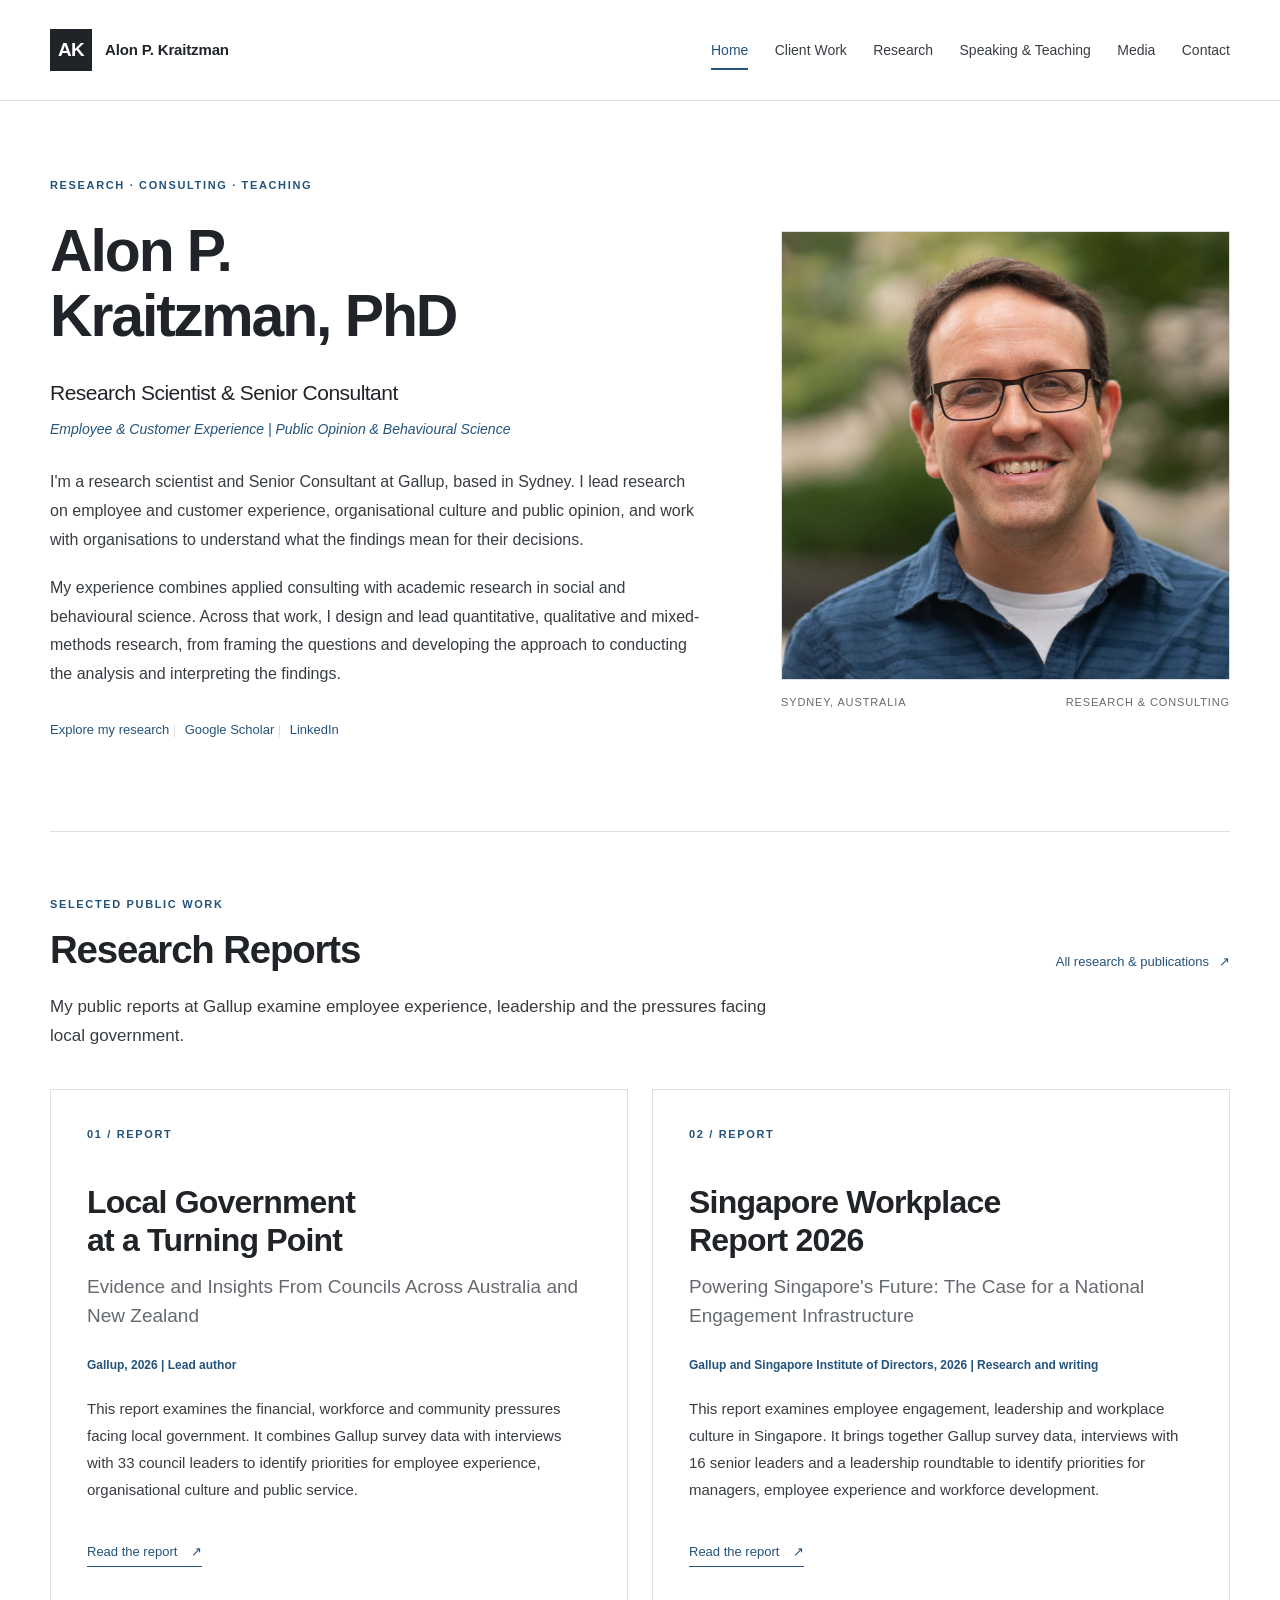
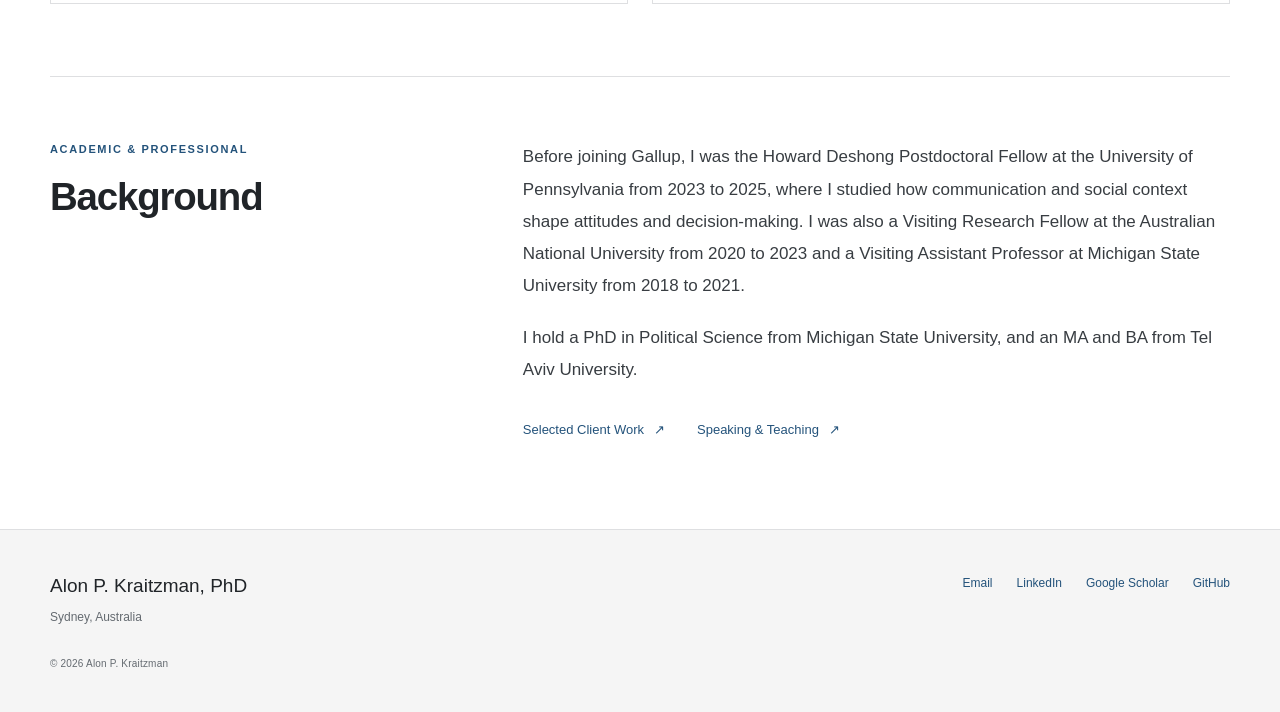
<file: index.html>
<!doctype html>
<html lang="en-AU">
<head>
<meta charset="utf-8">
<meta name="viewport" content="width=device-width, initial-scale=1">
<title>Alon P. Kraitzman, PhD</title>
<meta name="description" content="Research scientist and Senior Consultant at Gallup in Sydney. Employee and customer experience, organisational culture, public opinion and behavioural science.">
<link rel="canonical" href="https://alonkraitzman.github.io/">
<meta property="og:type" content="website">
<meta property="og:site_name" content="Alon P. Kraitzman">
<meta property="og:title" content="Alon P. Kraitzman, PhD">
<meta property="og:description" content="Research scientist and Senior Consultant at Gallup in Sydney. Employee and customer experience, organisational culture, public opinion and behavioural science.">
<meta property="og:url" content="https://alonkraitzman.github.io/">
<meta property="og:image" content="https://alonkraitzman.github.io/portrait.jpg">
<meta property="og:image:alt" content="Portrait of Alon P. Kraitzman">
<meta property="og:image:width" content="1280">
<meta property="og:image:height" content="1280">
<meta name="twitter:card" content="summary_large_image">
<meta name="twitter:title" content="Alon P. Kraitzman, PhD">
<meta name="twitter:description" content="Research scientist and Senior Consultant at Gallup in Sydney. Employee and customer experience, organisational culture, public opinion and behavioural science.">
<meta name="twitter:image" content="https://alonkraitzman.github.io/portrait.jpg">
<meta name="theme-color" content="#202428">
<link rel="icon" type="image/svg+xml" href="favicon.svg?v=2">
<link rel="stylesheet" href="styles.css?v=2">
<script src="site.js" defer></script>
</head>
<body>
<a class="skip-link" href="#main">Skip to content</a>
<header class="site-header"><div class="container header-inner">
<a class="brand" href="index.html" aria-label="Alon P. Kraitzman, home"><span class="monogram" aria-hidden="true">AK</span><span>Alon P. Kraitzman</span></a>
<button class="nav-toggle" type="button" aria-controls="primary-navigation" aria-expanded="false" hidden><span>Menu</span><svg viewBox="0 0 20 20" width="20" height="20" aria-hidden="true"><path d="M3 6h14M3 10h14M3 14h14"/></svg></button>
<nav class="primary-nav" id="primary-navigation" aria-label="Main navigation"><a href="index.html" aria-current="page">Home</a>
<a href="client-work.html">Client Work</a>
<a href="research.html">Research</a>
<a href="teaching.html">Speaking &amp; Teaching</a>
<a href="media.html">Media</a>
<a href="contact.html">Contact</a></nav>
</div></header>
<main class="container home" id="main" tabindex="-1"><section class="hero" aria-labelledby="introduction"><div class="hero-copy"><p class="eyebrow">Research · Consulting · Teaching</p><h1 id="introduction">Alon P. <span class="surname">Kraitzman<span class="degree">, PhD</span></span></h1><h2 class="hero-role">Research Scientist &amp; Senior Consultant</h2>
<p class="hero-specialisms"><em>Employee &amp; Customer Experience | Public Opinion &amp; Behavioural Science</em></p>
<p>I'm a research scientist and Senior Consultant at Gallup, based in Sydney. I lead research on employee and customer experience, organisational culture and public opinion, and work with organisations to understand what the findings mean for their decisions.</p>
<p>My experience combines applied consulting with academic research in social and behavioural science. Across that work, I design and lead quantitative, qualitative and mixed-methods research, from framing the questions and developing the approach to conducting the analysis and interpreting the findings.</p>
<p class="hero-links"><a href="research.html">Explore my research</a> | <a href="https://scholar.google.com/citations?user=_he_hkIAAAAJ&amp;hl=en">Google Scholar</a> | <a href="https://www.linkedin.com/in/alon-p-kraitzman/">LinkedIn</a></p></div><figure class="portrait"><img src="portrait.jpg" width="1280" height="1280" alt="Alon P. Kraitzman" fetchpriority="high"><figcaption><span>Sydney, Australia</span><span>Research &amp; consulting</span></figcaption></figure></section><section class="section" aria-labelledby="research-reports"><div class="section-heading"><div><p class="eyebrow">Selected public work</p><h2 id="research-reports">Research Reports</h2></div><a class="text-link" href="research.html">All research &amp; publications <span aria-hidden="true">↗</span></a></div><p>My public reports at Gallup examine employee experience, leadership and the pressures facing local government.</p><div class="report-grid"><article class="report-card"><p class="item-number" aria-hidden="true">01 / REPORT</p><h3>Local Government at a Turning Point</h3>
<p class="report-subtitle"><em>Evidence and Insights From Councils Across Australia and New Zealand</em></p>
<p class="credit"><strong>Gallup, 2026 | Lead author</strong></p>
<p>This report examines the financial, workforce and community pressures facing local government. It combines Gallup survey data with interviews with 33 council leaders to identify priorities for employee experience, organisational culture and public service.</p>
<p class="report-link"><a href="https://www.gallup.com/workplace/711335/anz/local-council-report.aspx">Read the report</a></p></article><article class="report-card"><p class="item-number" aria-hidden="true">02 / REPORT</p><h3>Singapore Workplace Report 2026</h3>
<p class="report-subtitle"><em>Powering Singapore's Future: The Case for a National Engagement Infrastructure</em></p>
<p class="credit"><strong>Gallup and Singapore Institute of Directors, 2026 | Research and writing</strong></p>
<p>This report examines employee engagement, leadership and workplace culture in Singapore. It brings together Gallup survey data, interviews with 16 senior leaders and a leadership roundtable to identify priorities for managers, employee experience and workforce development.</p>
<p class="report-link"><a href="https://www.gallup.com/workplace/711230/singapore-workplace-report-2026.aspx">Read the report</a></p></article></div></section><section class="section background" aria-labelledby="background"><div><p class="eyebrow">Academic &amp; professional</p><h2 id="background">Background</h2></div><div class="background-copy"><p>Before joining Gallup, I was the Howard Deshong Postdoctoral Fellow at the University of Pennsylvania from 2023 to 2025, where I studied how communication and social context shape attitudes and decision-making. I was also a Visiting Research Fellow at the Australian National University from 2020 to 2023 and a Visiting Assistant Professor at Michigan State University from 2018 to 2021.</p>
<p>I hold a PhD in Political Science from Michigan State University, and an MA and BA from Tel Aviv University.</p><div class="section-links"><a class="text-link" href="client-work.html">Selected Client Work <span aria-hidden="true">↗</span></a><a class="text-link" href="teaching.html">Speaking &amp; Teaching <span aria-hidden="true">↗</span></a></div></div></section></main>
<footer class="site-footer"><div class="container footer-inner">
<div><a class="footer-name" href="index.html">Alon P. Kraitzman, PhD</a><p>Sydney, Australia</p></div>
<nav class="footer-links" aria-label="Professional links"><a href="mailto:alonkrai@gmail.com">Email</a><a href="https://www.linkedin.com/in/alon-p-kraitzman/">LinkedIn</a><a href="https://scholar.google.com/citations?user=_he_hkIAAAAJ&amp;hl=en">Google Scholar</a><a href="https://github.com/alonkraitzman">GitHub</a></nav>
<p class="copyright">© 2026 Alon P. Kraitzman</p>
</div></footer>
</body>
</html>
</file>
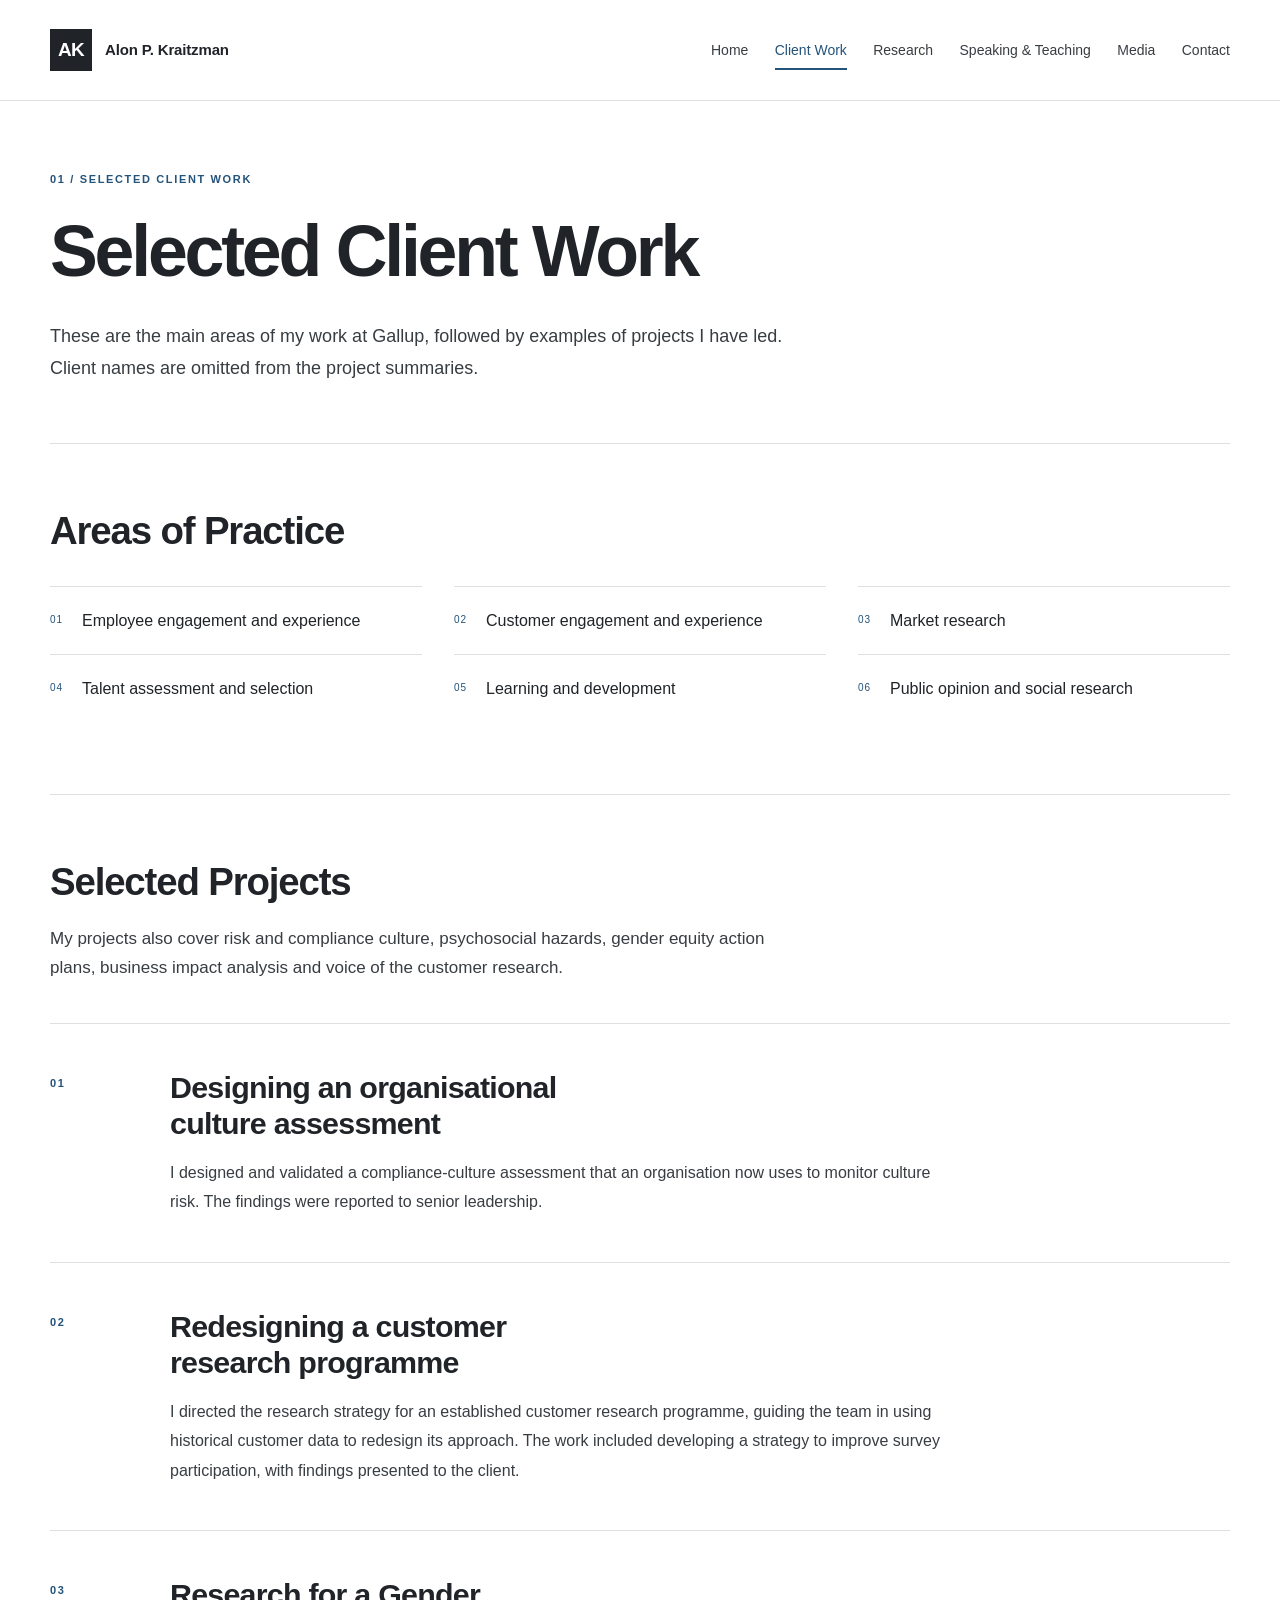
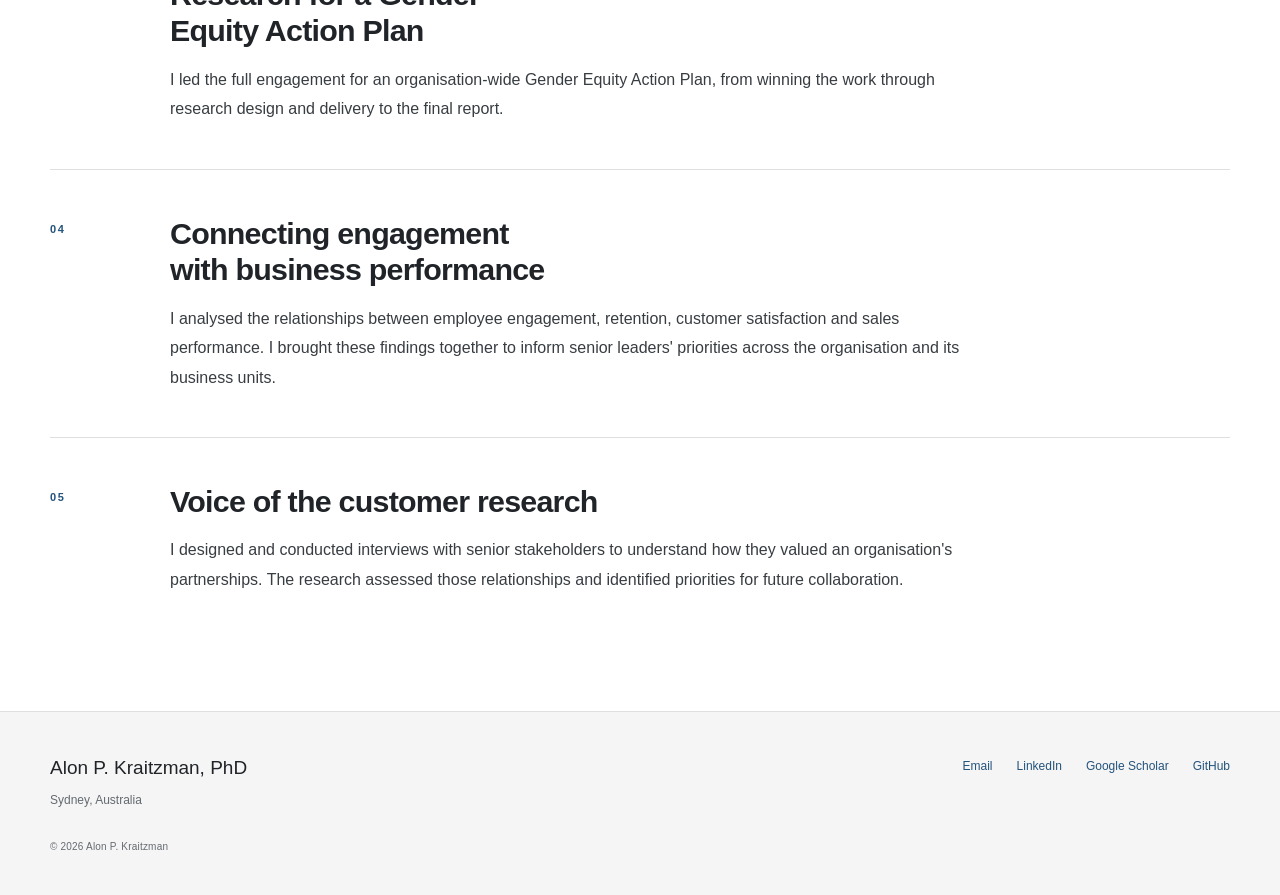
<file: client-work.html>
<!doctype html>
<html lang="en-AU">
<head>
<meta charset="utf-8">
<meta name="viewport" content="width=device-width, initial-scale=1">
<title>Selected Client Work | Alon P. Kraitzman</title>
<meta name="description" content="Selected research and consulting work by Alon P. Kraitzman: employee and customer experience, organisational culture, market research and public opinion.">
<link rel="canonical" href="https://alonkraitzman.github.io/client-work.html">
<meta property="og:type" content="website">
<meta property="og:site_name" content="Alon P. Kraitzman">
<meta property="og:title" content="Selected Client Work | Alon P. Kraitzman">
<meta property="og:description" content="Selected research and consulting work by Alon P. Kraitzman: employee and customer experience, organisational culture, market research and public opinion.">
<meta property="og:url" content="https://alonkraitzman.github.io/client-work.html">
<meta property="og:image" content="https://alonkraitzman.github.io/portrait.jpg">
<meta property="og:image:alt" content="Portrait of Alon P. Kraitzman">
<meta property="og:image:width" content="1280">
<meta property="og:image:height" content="1280">
<meta name="twitter:card" content="summary_large_image">
<meta name="twitter:title" content="Selected Client Work | Alon P. Kraitzman">
<meta name="twitter:description" content="Selected research and consulting work by Alon P. Kraitzman: employee and customer experience, organisational culture, market research and public opinion.">
<meta name="twitter:image" content="https://alonkraitzman.github.io/portrait.jpg">
<meta name="theme-color" content="#202428">
<link rel="icon" type="image/svg+xml" href="favicon.svg?v=2">
<link rel="stylesheet" href="styles.css?v=2">
<script src="site.js" defer></script>
</head>
<body>
<a class="skip-link" href="#main">Skip to content</a>
<header class="site-header"><div class="container header-inner">
<a class="brand" href="index.html" aria-label="Alon P. Kraitzman, home"><span class="monogram" aria-hidden="true">AK</span><span>Alon P. Kraitzman</span></a>
<button class="nav-toggle" type="button" aria-controls="primary-navigation" aria-expanded="false" hidden><span>Menu</span><svg viewBox="0 0 20 20" width="20" height="20" aria-hidden="true"><path d="M3 6h14M3 10h14M3 14h14"/></svg></button>
<nav class="primary-nav" id="primary-navigation" aria-label="Main navigation"><a href="index.html">Home</a>
<a href="client-work.html" aria-current="page">Client Work</a>
<a href="research.html">Research</a>
<a href="teaching.html">Speaking &amp; Teaching</a>
<a href="media.html">Media</a>
<a href="contact.html">Contact</a></nav>
</div></header>
<main class="container " id="main" tabindex="-1"><header class="page-heading"><p class="eyebrow">01 / Selected Client Work</p><h1>Selected Client Work</h1><p>These are the main areas of my work at Gallup, followed by examples of projects I have led. Client names are omitted from the project summaries.</p></header><section aria-labelledby="areas-of-practice" class="section practice-section">
<h2 id="areas-of-practice">Areas of Practice</h2>
<ul class="practice-list">
<li>Employee engagement and experience</li>
<li>Customer engagement and experience</li>
<li>Market research</li>
<li>Talent assessment and selection</li>
<li>Learning and development</li>
<li>Public opinion and social research</li>
</ul>
</section><section class="section" aria-labelledby="selected-projects"><div class="section-heading"><h2 id="selected-projects">Selected Projects</h2></div><p>My projects also cover risk and compliance culture, psychosocial hazards, gender equity action plans, business impact analysis and voice of the customer research.</p><div class="project-list"><article class="project"><p class="item-number" aria-hidden="true">01</p><div><h3>Designing an organisational culture assessment</h3><p>I designed and validated a compliance-culture assessment that an organisation now uses to monitor culture risk. The findings were reported to senior leadership.</p></div></article><article class="project"><p class="item-number" aria-hidden="true">02</p><div><h3>Redesigning a customer research programme</h3><p>I directed the research strategy for an established customer research programme, guiding the team in using historical customer data to redesign its approach. The work included developing a strategy to improve survey participation, with findings presented to the client.</p></div></article><article class="project"><p class="item-number" aria-hidden="true">03</p><div><h3>Research for a Gender Equity Action Plan</h3><p>I led the full engagement for an organisation-wide Gender Equity Action Plan, from winning the work through research design and delivery to the final report.</p></div></article><article class="project"><p class="item-number" aria-hidden="true">04</p><div><h3>Connecting engagement with business performance</h3><p>I analysed the relationships between employee engagement, retention, customer satisfaction and sales performance. I brought these findings together to inform senior leaders' priorities across the organisation and its business units.</p></div></article><article class="project"><p class="item-number" aria-hidden="true">05</p><div><h3>Voice of the customer research</h3><p>I designed and conducted interviews with senior stakeholders to understand how they valued an organisation's partnerships. The research assessed those relationships and identified priorities for future collaboration.</p></div></article></div></section></main>
<footer class="site-footer"><div class="container footer-inner">
<div><a class="footer-name" href="index.html">Alon P. Kraitzman, PhD</a><p>Sydney, Australia</p></div>
<nav class="footer-links" aria-label="Professional links"><a href="mailto:alonkrai@gmail.com">Email</a><a href="https://www.linkedin.com/in/alon-p-kraitzman/">LinkedIn</a><a href="https://scholar.google.com/citations?user=_he_hkIAAAAJ&amp;hl=en">Google Scholar</a><a href="https://github.com/alonkraitzman">GitHub</a></nav>
<p class="copyright">© 2026 Alon P. Kraitzman</p>
</div></footer>
</body>
</html>
</file>
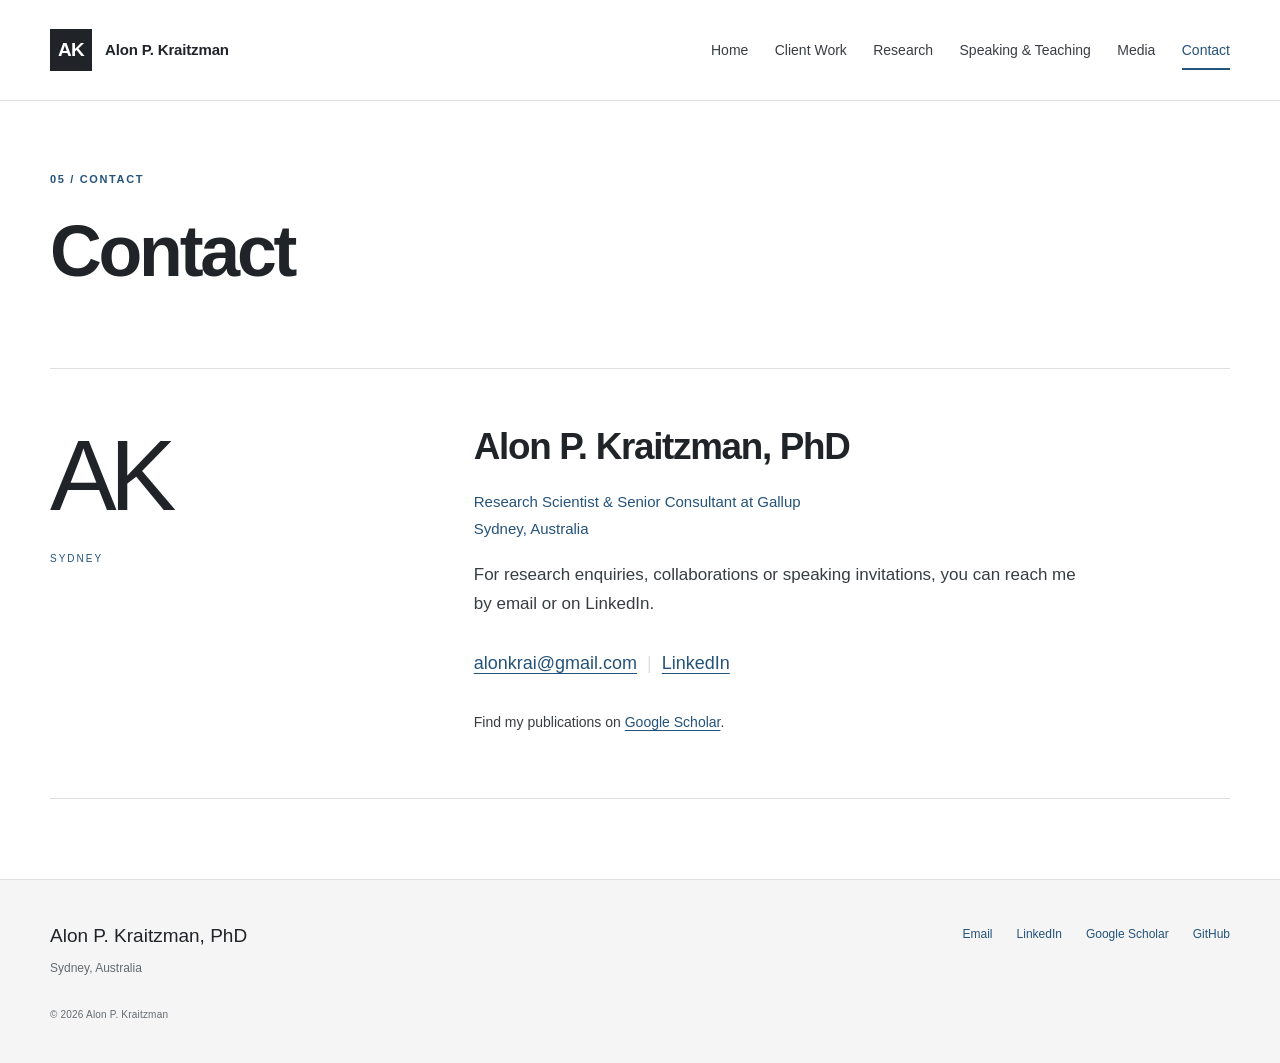
<file: contact.html>
<!doctype html>
<html lang="en-AU">
<head>
<meta charset="utf-8">
<meta name="viewport" content="width=device-width, initial-scale=1">
<title>Contact | Alon P. Kraitzman</title>
<meta name="description" content="Contact Alon P. Kraitzman, research scientist and Senior Consultant at Gallup, Sydney, for research enquiries, collaborations and speaking invitations.">
<link rel="canonical" href="https://alonkraitzman.github.io/contact.html">
<meta property="og:type" content="website">
<meta property="og:site_name" content="Alon P. Kraitzman">
<meta property="og:title" content="Contact | Alon P. Kraitzman">
<meta property="og:description" content="Contact Alon P. Kraitzman, research scientist and Senior Consultant at Gallup, Sydney, for research enquiries, collaborations and speaking invitations.">
<meta property="og:url" content="https://alonkraitzman.github.io/contact.html">
<meta property="og:image" content="https://alonkraitzman.github.io/portrait.jpg">
<meta property="og:image:alt" content="Portrait of Alon P. Kraitzman">
<meta property="og:image:width" content="1280">
<meta property="og:image:height" content="1280">
<meta name="twitter:card" content="summary_large_image">
<meta name="twitter:title" content="Contact | Alon P. Kraitzman">
<meta name="twitter:description" content="Contact Alon P. Kraitzman, research scientist and Senior Consultant at Gallup, Sydney, for research enquiries, collaborations and speaking invitations.">
<meta name="twitter:image" content="https://alonkraitzman.github.io/portrait.jpg">
<meta name="theme-color" content="#202428">
<link rel="icon" type="image/svg+xml" href="favicon.svg?v=2">
<link rel="stylesheet" href="styles.css?v=2">
<script src="site.js" defer></script>
</head>
<body>
<a class="skip-link" href="#main">Skip to content</a>
<header class="site-header"><div class="container header-inner">
<a class="brand" href="index.html" aria-label="Alon P. Kraitzman, home"><span class="monogram" aria-hidden="true">AK</span><span>Alon P. Kraitzman</span></a>
<button class="nav-toggle" type="button" aria-controls="primary-navigation" aria-expanded="false" hidden><span>Menu</span><svg viewBox="0 0 20 20" width="20" height="20" aria-hidden="true"><path d="M3 6h14M3 10h14M3 14h14"/></svg></button>
<nav class="primary-nav" id="primary-navigation" aria-label="Main navigation"><a href="index.html">Home</a>
<a href="client-work.html">Client Work</a>
<a href="research.html">Research</a>
<a href="teaching.html">Speaking &amp; Teaching</a>
<a href="media.html">Media</a>
<a href="contact.html" aria-current="page">Contact</a></nav>
</div></header>
<main class="container contact-page" id="main" tabindex="-1"><header class="page-heading"><p class="eyebrow">05 / Contact</p><h1>Contact</h1></header><section class="contact-panel" aria-label="Contact details"><div class="contact-marker" aria-hidden="true">AK<span>SYDNEY</span></div><div class="contact-copy"><h2 class="contact-name">Alon P. Kraitzman, PhD</h2>
<p class="contact-position">Research Scientist &amp; Senior Consultant at Gallup<br/>Sydney, Australia</p>
<p>For research enquiries, collaborations or speaking invitations, you can reach me by email or on LinkedIn.</p>
<p class="contact-methods"><a href="mailto:alonkrai@gmail.com">alonkrai@gmail.com</a>  |  <a href="https://www.linkedin.com/in/alon-p-kraitzman/">LinkedIn</a></p>
<p>Find my publications on <a href="https://scholar.google.com/citations?user=_he_hkIAAAAJ&amp;hl=en">Google Scholar</a>.</p></div></section></main>
<footer class="site-footer"><div class="container footer-inner">
<div><a class="footer-name" href="index.html">Alon P. Kraitzman, PhD</a><p>Sydney, Australia</p></div>
<nav class="footer-links" aria-label="Professional links"><a href="mailto:alonkrai@gmail.com">Email</a><a href="https://www.linkedin.com/in/alon-p-kraitzman/">LinkedIn</a><a href="https://scholar.google.com/citations?user=_he_hkIAAAAJ&amp;hl=en">Google Scholar</a><a href="https://github.com/alonkraitzman">GitHub</a></nav>
<p class="copyright">© 2026 Alon P. Kraitzman</p>
</div></footer>
</body>
</html>
</file>
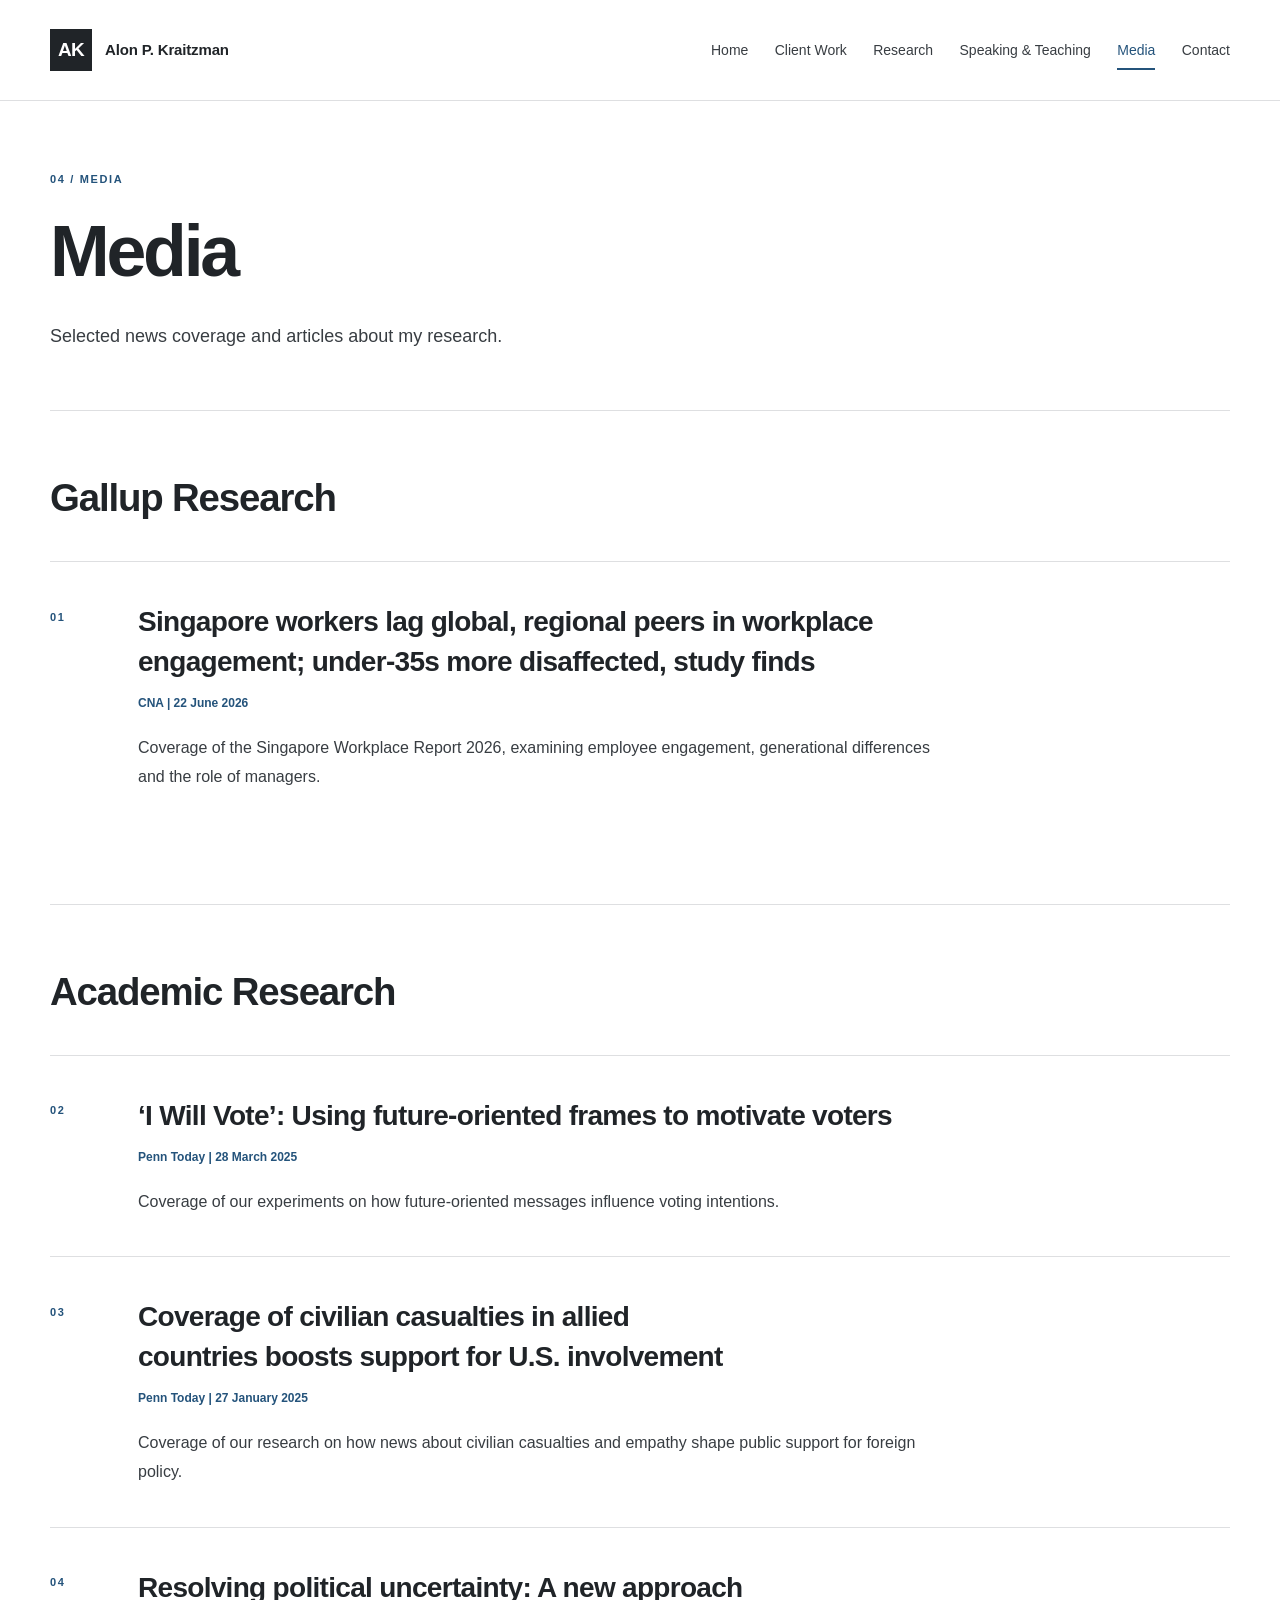
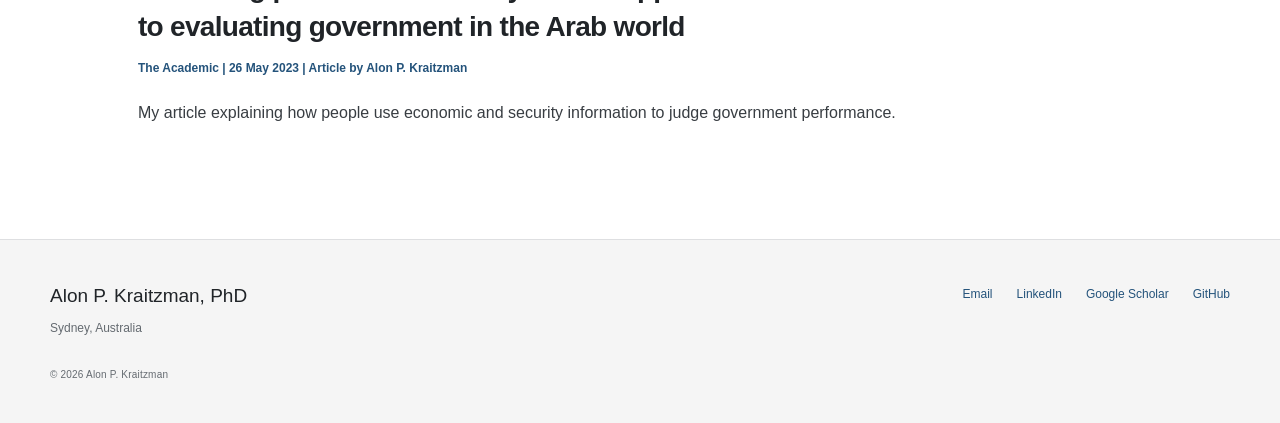
<file: media.html>
<!doctype html>
<html lang="en-AU">
<head>
<meta charset="utf-8">
<meta name="viewport" content="width=device-width, initial-scale=1">
<title>Media | Alon P. Kraitzman</title>
<meta name="description" content="Selected news coverage and articles about Alon P. Kraitzman’s research on workplace engagement, public communication and public opinion.">
<link rel="canonical" href="https://alonkraitzman.github.io/media.html">
<meta property="og:type" content="website">
<meta property="og:site_name" content="Alon P. Kraitzman">
<meta property="og:title" content="Media | Alon P. Kraitzman">
<meta property="og:description" content="Selected news coverage and articles about Alon P. Kraitzman’s research on workplace engagement, public communication and public opinion.">
<meta property="og:url" content="https://alonkraitzman.github.io/media.html">
<meta property="og:image" content="https://alonkraitzman.github.io/portrait.jpg">
<meta property="og:image:alt" content="Portrait of Alon P. Kraitzman">
<meta property="og:image:width" content="1280">
<meta property="og:image:height" content="1280">
<meta name="twitter:card" content="summary_large_image">
<meta name="twitter:title" content="Media | Alon P. Kraitzman">
<meta name="twitter:description" content="Selected news coverage and articles about Alon P. Kraitzman’s research on workplace engagement, public communication and public opinion.">
<meta name="twitter:image" content="https://alonkraitzman.github.io/portrait.jpg">
<meta name="theme-color" content="#202428">
<link rel="icon" type="image/svg+xml" href="favicon.svg?v=2">
<link rel="stylesheet" href="styles.css?v=2">
<script src="site.js" defer></script>
</head>
<body>
<a class="skip-link" href="#main">Skip to content</a>
<header class="site-header"><div class="container header-inner">
<a class="brand" href="index.html" aria-label="Alon P. Kraitzman, home"><span class="monogram" aria-hidden="true">AK</span><span>Alon P. Kraitzman</span></a>
<button class="nav-toggle" type="button" aria-controls="primary-navigation" aria-expanded="false" hidden><span>Menu</span><svg viewBox="0 0 20 20" width="20" height="20" aria-hidden="true"><path d="M3 6h14M3 10h14M3 14h14"/></svg></button>
<nav class="primary-nav" id="primary-navigation" aria-label="Main navigation"><a href="index.html">Home</a>
<a href="client-work.html">Client Work</a>
<a href="research.html">Research</a>
<a href="teaching.html">Speaking &amp; Teaching</a>
<a href="media.html" aria-current="page">Media</a>
<a href="contact.html">Contact</a></nav>
</div></header>
<main class="container " id="main" tabindex="-1"><header class="page-heading"><p class="eyebrow">04 / Media</p><h1>Media</h1><p>Selected news coverage and articles about my research.</p></header><section class="section" aria-labelledby="gallup"><h2 id="gallup">Gallup Research</h2><div class="media-list"><article class="media-entry"><p class="item-number" aria-hidden="true">01</p><div><h3><a href="https://www.channelnewsasia.com/singapore/workers-less-engaged-global-southeast-asia-peers-strawberry-generation-gap-6194741">Singapore workers lag global, regional peers in workplace engagement; under-35s more disaffected, study finds</a></h3>
<p class="credit"><strong>CNA | 22 June 2026</strong></p>
<p>Coverage of the Singapore Workplace Report 2026, examining employee engagement, generational differences and the role of managers.</p></div></article></div></section><section class="section" aria-labelledby="academic"><h2 id="academic">Academic Research</h2><div class="media-list"><article class="media-entry"><p class="item-number" aria-hidden="true">02</p><div><h3><a href="https://penntoday.upenn.edu/news/penn-appc-i-will-vote-using-future-oriented-frames-motivate-voters">‘I Will Vote’: Using future-oriented frames to motivate voters</a></h3>
<p class="credit"><strong>Penn Today | 28 March 2025</strong></p>
<p>Coverage of our experiments on how future-oriented messages influence voting intentions.</p></div></article><article class="media-entry"><p class="item-number" aria-hidden="true">03</p><div><h3><a href="https://penntoday.upenn.edu/news/appc-coverage-civilian-casualties-allied-countries-boosts-support-us-involvement">Coverage of civilian casualties in allied countries boosts support for U.S. involvement</a></h3>
<p class="credit"><strong>Penn Today | 27 January 2025</strong></p>
<p>Coverage of our research on how news about civilian casualties and empathy shape public support for foreign policy.</p></div></article><article class="media-entry"><p class="item-number" aria-hidden="true">04</p><div><h3><a href="https://theacademic.com/political-uncertainty-in-the-arab-world/">Resolving political uncertainty: A new approach to evaluating government in the Arab world</a></h3>
<p class="credit"><strong>The Academic | 26 May 2023 | Article by Alon P. Kraitzman</strong></p>
<p>My article explaining how people use economic and security information to judge government performance.</p></div></article></div></section></main>
<footer class="site-footer"><div class="container footer-inner">
<div><a class="footer-name" href="index.html">Alon P. Kraitzman, PhD</a><p>Sydney, Australia</p></div>
<nav class="footer-links" aria-label="Professional links"><a href="mailto:alonkrai@gmail.com">Email</a><a href="https://www.linkedin.com/in/alon-p-kraitzman/">LinkedIn</a><a href="https://scholar.google.com/citations?user=_he_hkIAAAAJ&amp;hl=en">Google Scholar</a><a href="https://github.com/alonkraitzman">GitHub</a></nav>
<p class="copyright">© 2026 Alon P. Kraitzman</p>
</div></footer>
</body>
</html>
</file>
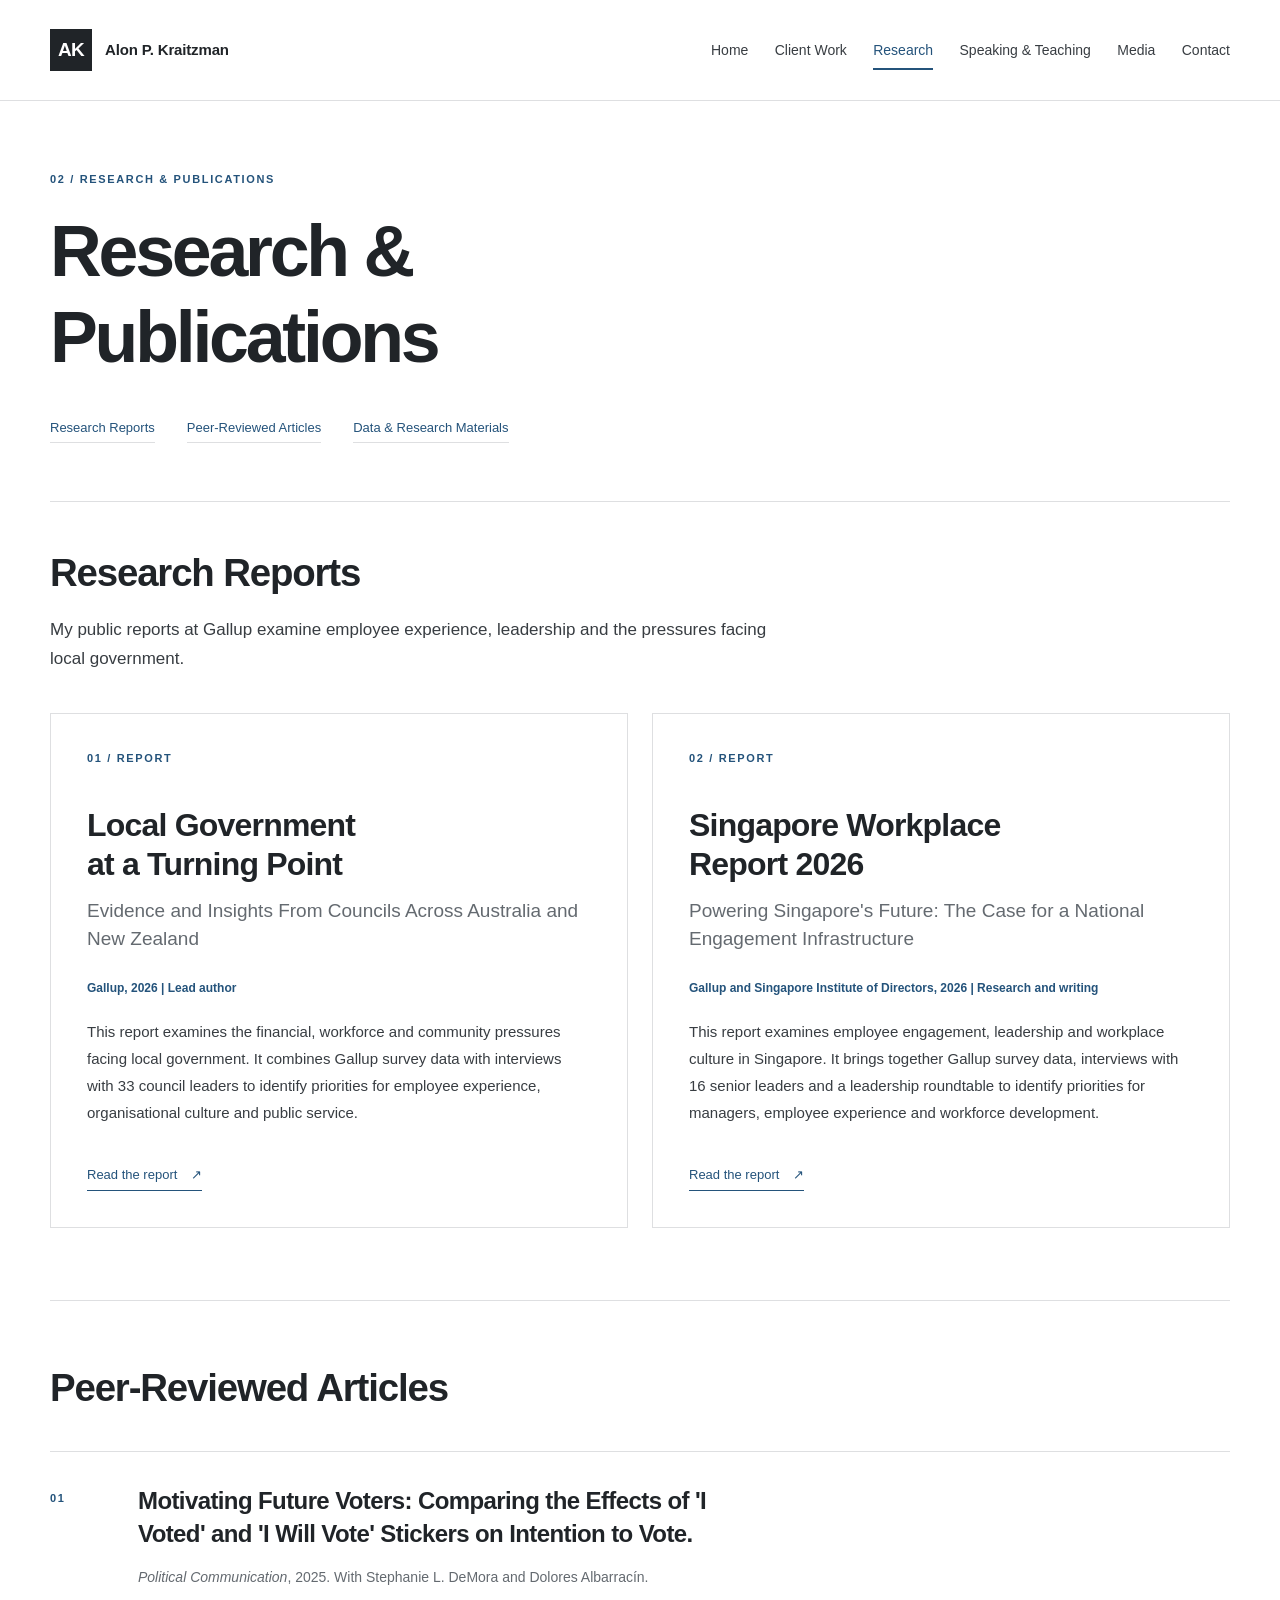
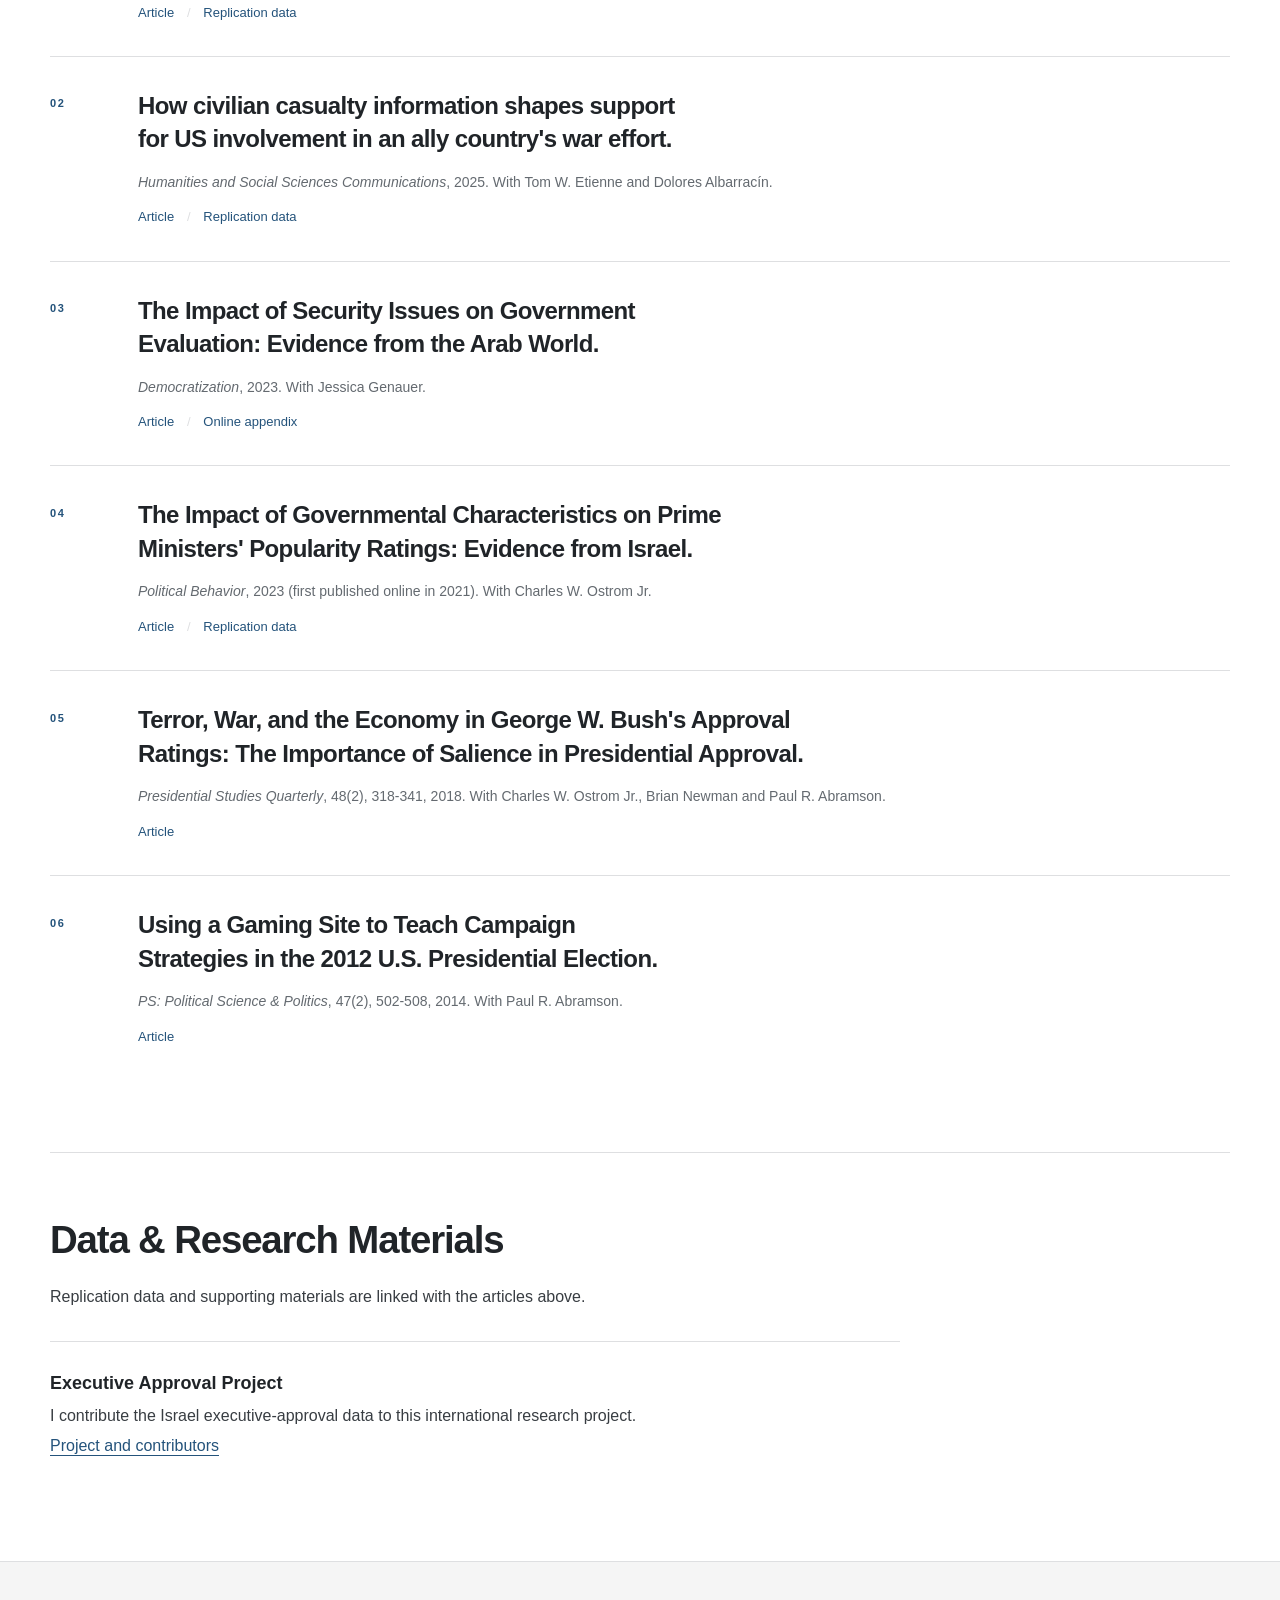
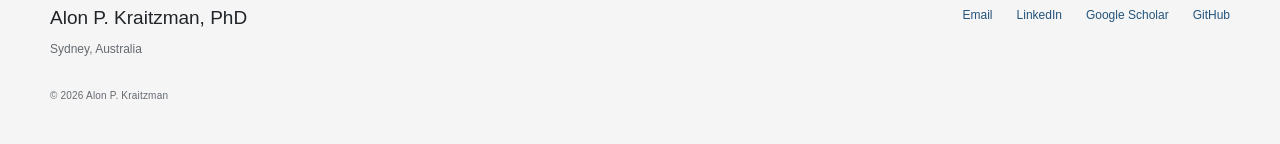
<file: research.html>
<!doctype html>
<html lang="en-AU">
<head>
<meta charset="utf-8">
<meta name="viewport" content="width=device-width, initial-scale=1">
<title>Research &amp; Publications | Alon P. Kraitzman</title>
<meta name="description" content="Public Gallup reports, six peer-reviewed publications, replication data and research materials by Alon P. Kraitzman.">
<link rel="canonical" href="https://alonkraitzman.github.io/research.html">
<meta property="og:type" content="website">
<meta property="og:site_name" content="Alon P. Kraitzman">
<meta property="og:title" content="Research &amp; Publications | Alon P. Kraitzman">
<meta property="og:description" content="Public Gallup reports, six peer-reviewed publications, replication data and research materials by Alon P. Kraitzman.">
<meta property="og:url" content="https://alonkraitzman.github.io/research.html">
<meta property="og:image" content="https://alonkraitzman.github.io/portrait.jpg">
<meta property="og:image:alt" content="Portrait of Alon P. Kraitzman">
<meta property="og:image:width" content="1280">
<meta property="og:image:height" content="1280">
<meta name="twitter:card" content="summary_large_image">
<meta name="twitter:title" content="Research &amp; Publications | Alon P. Kraitzman">
<meta name="twitter:description" content="Public Gallup reports, six peer-reviewed publications, replication data and research materials by Alon P. Kraitzman.">
<meta name="twitter:image" content="https://alonkraitzman.github.io/portrait.jpg">
<meta name="theme-color" content="#202428">
<link rel="icon" type="image/svg+xml" href="favicon.svg?v=2">
<link rel="stylesheet" href="styles.css?v=2">
<script src="site.js" defer></script>
</head>
<body>
<a class="skip-link" href="#main">Skip to content</a>
<header class="site-header"><div class="container header-inner">
<a class="brand" href="index.html" aria-label="Alon P. Kraitzman, home"><span class="monogram" aria-hidden="true">AK</span><span>Alon P. Kraitzman</span></a>
<button class="nav-toggle" type="button" aria-controls="primary-navigation" aria-expanded="false" hidden><span>Menu</span><svg viewBox="0 0 20 20" width="20" height="20" aria-hidden="true"><path d="M3 6h14M3 10h14M3 14h14"/></svg></button>
<nav class="primary-nav" id="primary-navigation" aria-label="Main navigation"><a href="index.html">Home</a>
<a href="client-work.html">Client Work</a>
<a href="research.html" aria-current="page">Research</a>
<a href="teaching.html">Speaking &amp; Teaching</a>
<a href="media.html">Media</a>
<a href="contact.html">Contact</a></nav>
</div></header>
<main class="container " id="main" tabindex="-1"><header class="page-heading"><p class="eyebrow">02 / Research &amp; Publications</p><h1>Research &amp; Publications</h1><nav class="section-nav" aria-label="Research sections"><a href="#reports">Research Reports</a><a href="#articles">Peer-Reviewed Articles</a><a href="#materials">Data &amp; Research Materials</a></nav></header><section class="section first-section" aria-labelledby="reports"><div class="section-heading"><h2 id="reports">Research Reports</h2></div><p>My public reports at Gallup examine employee experience, leadership and the pressures facing local government.</p><div class="report-grid"><article class="report-card"><p class="item-number" aria-hidden="true">01 / REPORT</p><h3>Local Government at a Turning Point</h3>
<p class="report-subtitle"><em>Evidence and Insights From Councils Across Australia and New Zealand</em></p>
<p class="credit"><strong>Gallup, 2026 | Lead author</strong></p>
<p>This report examines the financial, workforce and community pressures facing local government. It combines Gallup survey data with interviews with 33 council leaders to identify priorities for employee experience, organisational culture and public service.</p>
<p class="report-link"><a href="https://www.gallup.com/workplace/711335/anz/local-council-report.aspx">Read the report</a></p></article><article class="report-card"><p class="item-number" aria-hidden="true">02 / REPORT</p><h3>Singapore Workplace Report 2026</h3>
<p class="report-subtitle"><em>Powering Singapore's Future: The Case for a National Engagement Infrastructure</em></p>
<p class="credit"><strong>Gallup and Singapore Institute of Directors, 2026 | Research and writing</strong></p>
<p>This report examines employee engagement, leadership and workplace culture in Singapore. It brings together Gallup survey data, interviews with 16 senior leaders and a leadership roundtable to identify priorities for managers, employee experience and workforce development.</p>
<p class="report-link"><a href="https://www.gallup.com/workplace/711230/singapore-workplace-report-2026.aspx">Read the report</a></p></article></div></section><section class="section" aria-labelledby="articles"><div class="section-heading"><h2 id="articles">Peer-Reviewed Articles</h2></div><ol class="publication-list"><li class="publication"><span class="item-number" aria-hidden="true">01</span><article><h3>Motivating Future Voters: Comparing the Effects of 'I Voted' and 'I Will Vote' Stickers on Intention to Vote.</h3><p class="publication-details"><em>Political Communication</em>, 2025. With Stephanie L. DeMora and Dolores Albarracín.</p><p class="publication-links"><a href="https://doi.org/10.1080/10584609.2025.2472768">Article</a> <span aria-hidden="true">/</span> <a href="https://osf.io/e782q/">Replication data</a></p></article></li><li class="publication"><span class="item-number" aria-hidden="true">02</span><article><h3>How civilian casualty information shapes support for US involvement in an ally country's war effort.</h3><p class="publication-details"><em>Humanities and Social Sciences Communications</em>, 2025. With Tom W. Etienne and Dolores Albarracín.</p><p class="publication-links"><a href="https://www.nature.com/articles/s41599-024-04191-y">Article</a> <span aria-hidden="true">/</span> <a href="https://osf.io/2gmwj/">Replication data</a></p></article></li><li class="publication"><span class="item-number" aria-hidden="true">03</span><article><h3>The Impact of Security Issues on Government Evaluation: Evidence from the Arab World.</h3><p class="publication-details"><em>Democratization</em>, 2023. With Jessica Genauer.</p><p class="publication-links"><a href="https://doi.org/10.1080/13510347.2023.2177639">Article</a> <span aria-hidden="true">/</span> <a href="https://doi.org/10.6084/m9.figshare.21994988">Online appendix</a></p></article></li><li class="publication"><span class="item-number" aria-hidden="true">04</span><article><h3>The Impact of Governmental Characteristics on Prime Ministers' Popularity Ratings: Evidence from Israel.</h3><p class="publication-details"><em>Political Behavior</em>, 2023 (first published online in 2021). With Charles W. Ostrom Jr.</p><p class="publication-links"><a href="https://link.springer.com/article/10.1007/s11109-021-09752-4">Article</a> <span aria-hidden="true">/</span> <a href="https://doi.org/10.7910/DVN/RWFPHU">Replication data</a></p></article></li><li class="publication"><span class="item-number" aria-hidden="true">05</span><article><h3>Terror, War, and the Economy in George W. Bush's Approval Ratings: The Importance of Salience in Presidential Approval.</h3><p class="publication-details"><em>Presidential Studies Quarterly</em>, 48(2), 318-341, 2018. With Charles W. Ostrom Jr., Brian Newman and Paul R. Abramson.</p><p class="publication-links"><a href="https://onlinelibrary.wiley.com/doi/abs/10.1111/psq.12415">Article</a></p></article></li><li class="publication"><span class="item-number" aria-hidden="true">06</span><article><h3>Using a Gaming Site to Teach Campaign Strategies in the 2012 U.S. Presidential Election.</h3><p class="publication-details"><em>PS: Political Science &amp; Politics</em>, 47(2), 502-508, 2014. With Paul R. Abramson.</p><p class="publication-links"><a href="https://www.cambridge.org/core/journals/ps-political-science-and-politics/article/using-a-gaming-site-to-teach-campaign-strategies-in-the-2012-us-presidential-election/805554070FA2F29B448526332F14E3C5">Article</a></p></article></li></ol></section><section class="section materials" aria-labelledby="materials"><h2 id="materials">Data &amp; Research Materials</h2><p>Replication data and supporting materials are linked with the articles above.</p>
<p><strong>Executive Approval Project</strong><br/>I contribute the Israel executive-approval data to this international research project.<br/><a href="https://executiveapproval.org/contributors/">Project and contributors</a></p></section></main>
<footer class="site-footer"><div class="container footer-inner">
<div><a class="footer-name" href="index.html">Alon P. Kraitzman, PhD</a><p>Sydney, Australia</p></div>
<nav class="footer-links" aria-label="Professional links"><a href="mailto:alonkrai@gmail.com">Email</a><a href="https://www.linkedin.com/in/alon-p-kraitzman/">LinkedIn</a><a href="https://scholar.google.com/citations?user=_he_hkIAAAAJ&amp;hl=en">Google Scholar</a><a href="https://github.com/alonkraitzman">GitHub</a></nav>
<p class="copyright">© 2026 Alon P. Kraitzman</p>
</div></footer>
</body>
</html>
</file>
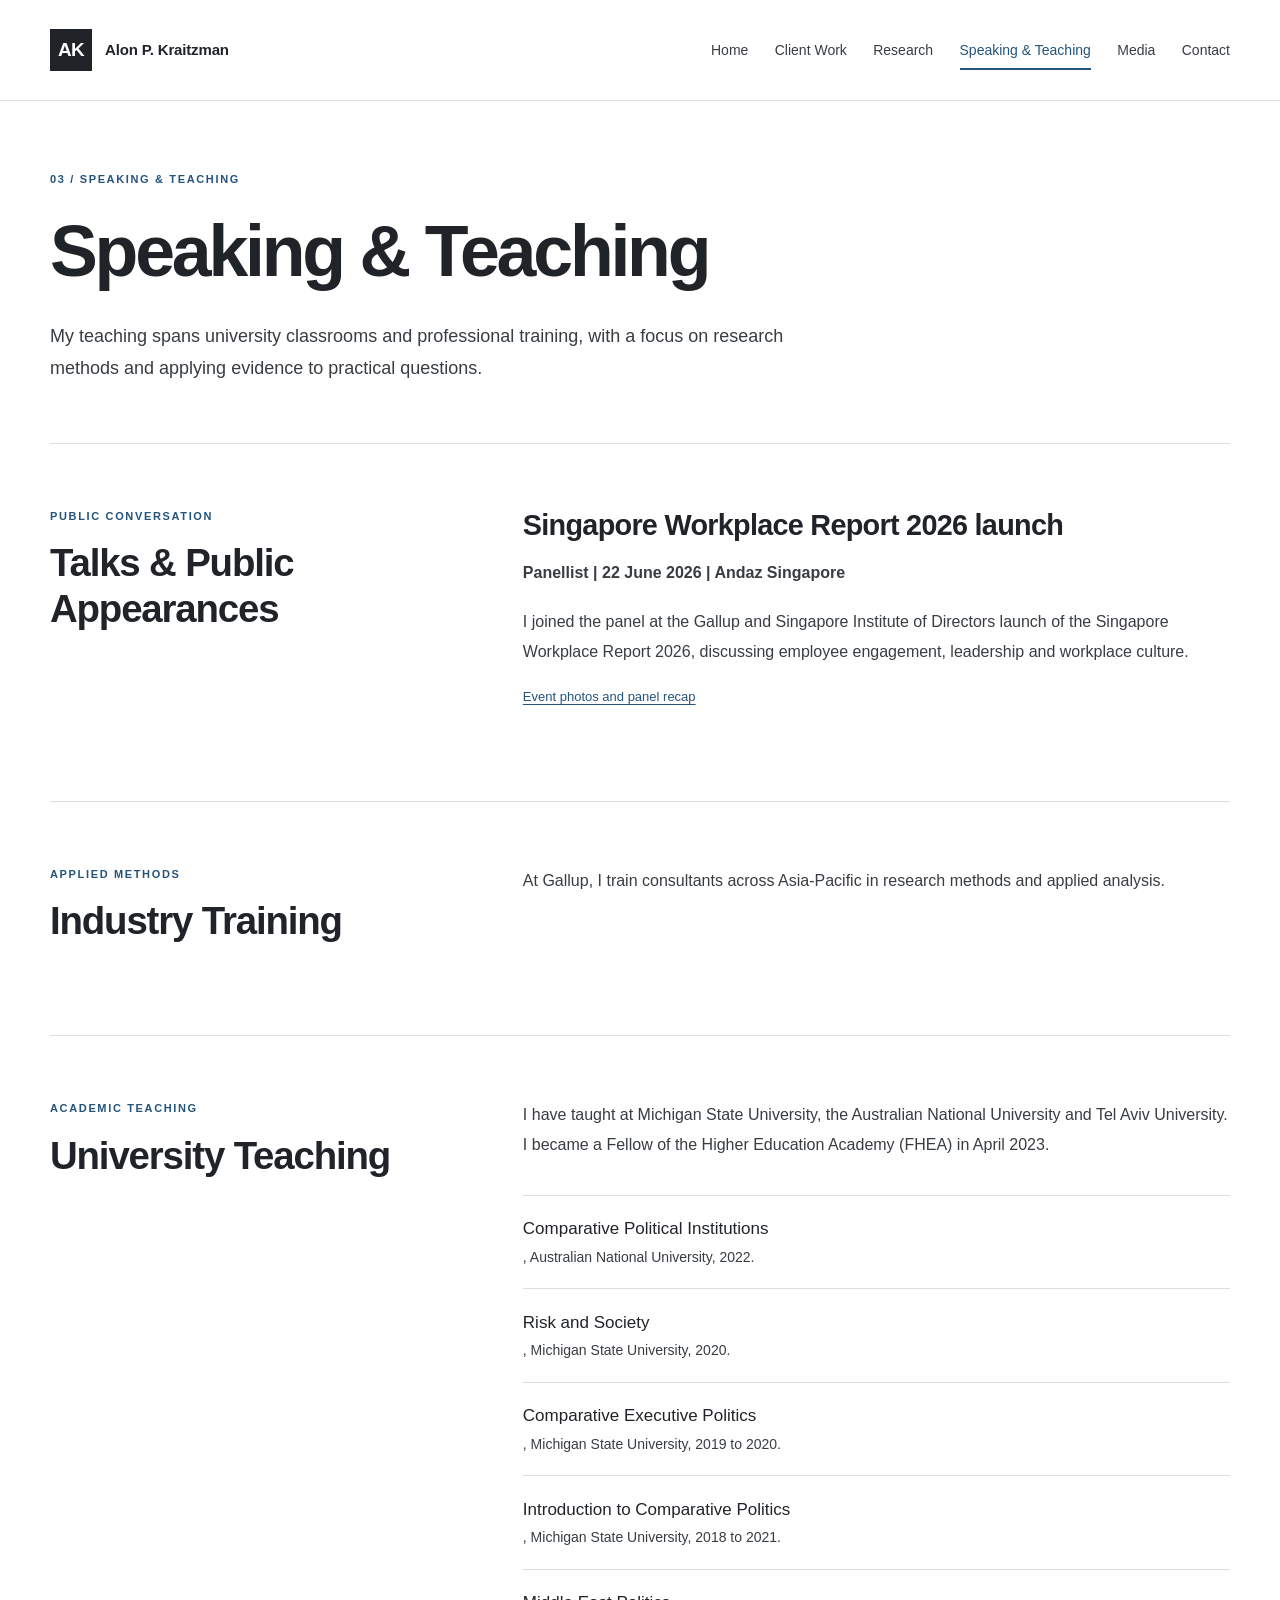
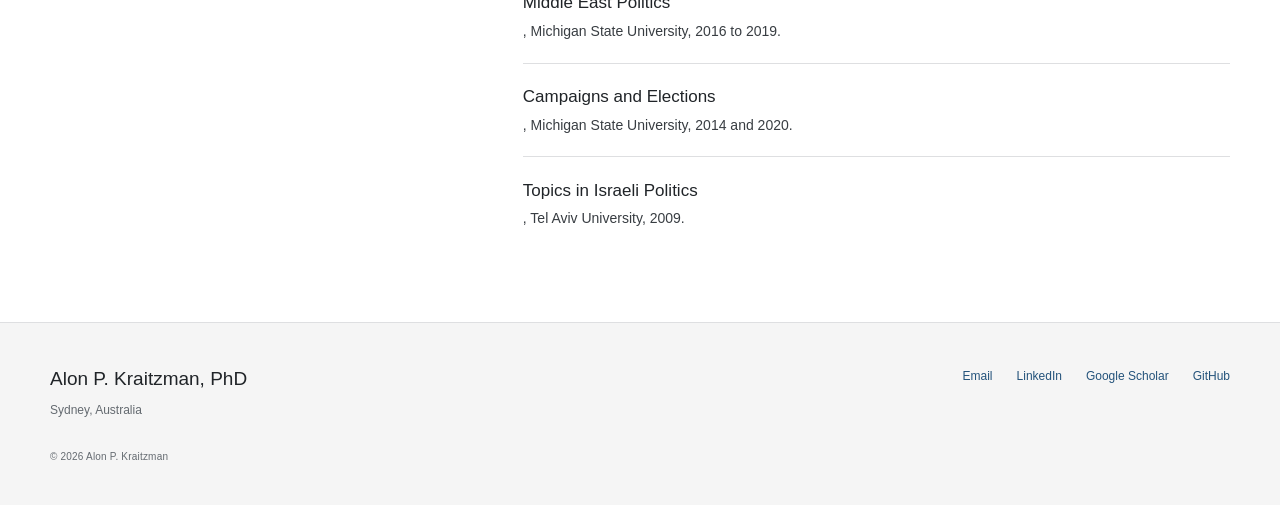
<file: teaching.html>
<!doctype html>
<html lang="en-AU">
<head>
<meta charset="utf-8">
<meta name="viewport" content="width=device-width, initial-scale=1">
<title>Speaking &amp; Teaching | Alon P. Kraitzman</title>
<meta name="description" content="University teaching, research methods training and public appearances by Alon P. Kraitzman, Fellow of the Higher Education Academy.">
<link rel="canonical" href="https://alonkraitzman.github.io/teaching.html">
<meta property="og:type" content="website">
<meta property="og:site_name" content="Alon P. Kraitzman">
<meta property="og:title" content="Speaking &amp; Teaching | Alon P. Kraitzman">
<meta property="og:description" content="University teaching, research methods training and public appearances by Alon P. Kraitzman, Fellow of the Higher Education Academy.">
<meta property="og:url" content="https://alonkraitzman.github.io/teaching.html">
<meta property="og:image" content="https://alonkraitzman.github.io/portrait.jpg">
<meta property="og:image:alt" content="Portrait of Alon P. Kraitzman">
<meta property="og:image:width" content="1280">
<meta property="og:image:height" content="1280">
<meta name="twitter:card" content="summary_large_image">
<meta name="twitter:title" content="Speaking &amp; Teaching | Alon P. Kraitzman">
<meta name="twitter:description" content="University teaching, research methods training and public appearances by Alon P. Kraitzman, Fellow of the Higher Education Academy.">
<meta name="twitter:image" content="https://alonkraitzman.github.io/portrait.jpg">
<meta name="theme-color" content="#202428">
<link rel="icon" type="image/svg+xml" href="favicon.svg?v=2">
<link rel="stylesheet" href="styles.css?v=2">
<script src="site.js" defer></script>
</head>
<body>
<a class="skip-link" href="#main">Skip to content</a>
<header class="site-header"><div class="container header-inner">
<a class="brand" href="index.html" aria-label="Alon P. Kraitzman, home"><span class="monogram" aria-hidden="true">AK</span><span>Alon P. Kraitzman</span></a>
<button class="nav-toggle" type="button" aria-controls="primary-navigation" aria-expanded="false" hidden><span>Menu</span><svg viewBox="0 0 20 20" width="20" height="20" aria-hidden="true"><path d="M3 6h14M3 10h14M3 14h14"/></svg></button>
<nav class="primary-nav" id="primary-navigation" aria-label="Main navigation"><a href="index.html">Home</a>
<a href="client-work.html">Client Work</a>
<a href="research.html">Research</a>
<a href="teaching.html" aria-current="page">Speaking &amp; Teaching</a>
<a href="media.html">Media</a>
<a href="contact.html">Contact</a></nav>
</div></header>
<main class="container " id="main" tabindex="-1"><header class="page-heading"><p class="eyebrow">03 / Speaking &amp; Teaching</p><h1>Speaking &amp; Teaching</h1><p>My teaching spans university classrooms and professional training, with a focus on research methods and applying evidence to practical questions.</p></header><section class="section teaching-section" aria-labelledby="talks"><div><p class="eyebrow">Public conversation</p><h2 id="talks">Talks &amp; Public Appearances</h2></div><div class="teaching-content"><h3>Singapore Workplace Report 2026 launch</h3>
<p><strong>Panellist | 22 June 2026 | Andaz Singapore</strong></p>
<p>I joined the panel at the Gallup and Singapore Institute of Directors launch of the Singapore Workplace Report 2026, discussing employee engagement, leadership and workplace culture.</p>
<p><a href="https://www.linkedin.com/posts/shruti-rastogi-88898a7_leadership-employeeengagement-futureofwork-ugcPost-7480817994886041601-uJvg/">Event photos and panel recap</a></p></div></section><section class="section teaching-section" aria-labelledby="training"><div><p class="eyebrow">Applied methods</p><h2 id="training">Industry Training</h2></div><div class="teaching-content"><p>At Gallup, I train consultants across Asia-Pacific in research methods and applied analysis.</p></div></section><section class="section teaching-section" aria-labelledby="university"><div><p class="eyebrow">Academic teaching</p><h2 id="university">University Teaching</h2></div><div class="teaching-content"><p>I have taught at Michigan State University, the Australian National University and Tel Aviv University. I became a Fellow of the Higher Education Academy (FHEA) in April 2023.</p>
<ul class="course-list">
<li><strong>Comparative Political Institutions</strong>, Australian National University, 2022.</li>
<li><strong>Risk and Society</strong>, Michigan State University, 2020.</li>
<li><strong>Comparative Executive Politics</strong>, Michigan State University, 2019 to 2020.</li>
<li><strong>Introduction to Comparative Politics</strong>, Michigan State University, 2018 to 2021.</li>
<li><strong>Middle East Politics</strong>, Michigan State University, 2016 to 2019.</li>
<li><strong>Campaigns and Elections</strong>, Michigan State University, 2014 and 2020.</li>
<li><strong>Topics in Israeli Politics</strong>, Tel Aviv University, 2009.</li>
</ul></div></section></main>
<footer class="site-footer"><div class="container footer-inner">
<div><a class="footer-name" href="index.html">Alon P. Kraitzman, PhD</a><p>Sydney, Australia</p></div>
<nav class="footer-links" aria-label="Professional links"><a href="mailto:alonkrai@gmail.com">Email</a><a href="https://www.linkedin.com/in/alon-p-kraitzman/">LinkedIn</a><a href="https://scholar.google.com/citations?user=_he_hkIAAAAJ&amp;hl=en">Google Scholar</a><a href="https://github.com/alonkraitzman">GitHub</a></nav>
<p class="copyright">© 2026 Alon P. Kraitzman</p>
</div></footer>
</body>
</html>
</file>
<file: styles.css>
:root{--paper:#ffffff;--surface:#f5f5f5;--navy:#202428;--ink:#383d42;--muted:#646a70;--teal:#24537b;--line:#dedfe1;--max:1180px;--sans:Arial,Helvetica,sans-serif}
*{box-sizing:border-box}html{scroll-behavior:smooth;scroll-padding-top:2rem}body{margin:0;background:var(--paper);color:var(--ink);font-family:var(--sans);font-size:17px;line-height:1.7;-webkit-font-smoothing:antialiased}img{display:block;max-width:100%;height:auto}svg{flex:none}a{color:var(--teal);text-underline-offset:.23em;text-decoration-thickness:1px}a:hover{text-decoration-thickness:2px;color:var(--navy)}button{font:inherit}a,button{-webkit-tap-highlight-color:transparent}a:focus-visible,button:focus-visible{outline:3px solid var(--teal);outline-offset:5px;border-radius:1px}main:focus{outline:none}::selection{background:#dce8f3;color:var(--navy)}h1,h2,h3{color:var(--navy);font-family:var(--sans);font-weight:600;line-height:1.2;text-wrap:balance}h1{font-size:clamp(3rem,5.6vw,4.8rem);letter-spacing:-.045em;margin:0}h2{font-size:clamp(2rem,3vw,2.65rem);letter-spacing:-.03em;margin:0 0 1.2rem}h3{font-size:1.75rem;letter-spacing:-.025em;margin:0 0 1rem}p{margin:0 0 1.2rem}ul,ol{padding-left:1.3rem}li{padding-left:.25rem}strong{font-weight:600}.container{width:calc(100% - 96px);max-width:var(--max);margin:0 auto}.skip-link{position:absolute;z-index:20;left:1rem;top:1rem;transform:translateY(-160%);padding:.65rem 1rem;background:var(--navy);color:white}.skip-link:focus{transform:translateY(0);color:white}.site-header{border-bottom:1px solid var(--line)}.header-inner{display:flex;align-items:center;justify-content:space-between;gap:2rem;min-height:100px}.brand{display:flex;align-items:center;gap:13px;color:var(--navy);text-decoration:none;font-size:15px;font-weight:600;white-space:nowrap;letter-spacing:-.01em}.monogram{display:grid;place-items:center;width:42px;height:42px;background:var(--navy);color:var(--paper);font:600 19px var(--sans);letter-spacing:-.04em}.primary-nav{display:flex;gap:1.65rem;align-items:center}.primary-nav a{color:var(--ink);text-decoration:none;font-size:14px;line-height:1.5;position:relative;padding:12px 0}.primary-nav a:hover,.primary-nav a[aria-current]{color:var(--teal)}.primary-nav a[aria-current]:after{content:'';position:absolute;bottom:3px;left:0;right:0;height:2px;background:var(--teal)}.nav-toggle{display:none;align-items:center;gap:.6rem;border:1px solid var(--line);background:transparent;color:var(--navy);padding:.45rem .65rem;font-size:14px;cursor:pointer}.nav-toggle[hidden]{display:none}.nav-toggle svg{fill:none;stroke:currentColor;stroke-width:1.4}.eyebrow,.item-number{font-size:11px;font-weight:600;line-height:1.5;letter-spacing:.15em;text-transform:uppercase;color:var(--teal)}.eyebrow{margin:0 0 1.5rem}.item-number{margin:0}.hero{display:grid;grid-template-columns:minmax(0,1.45fr) minmax(0,1fr);gap:5rem;align-items:start;padding:76px 0 88px}.hero h1{font-size:clamp(2.7rem,4.6vw,3.8rem);max-width:100%;margin:0 0 1.8rem;line-height:1.12;letter-spacing:-.035em}.hero .surname{display:block}.hero .degree{font:inherit;letter-spacing:inherit;white-space:normal}.hero-role{font-family:var(--sans);font-weight:500;font-size:21px;letter-spacing:-.025em;line-height:1.4;margin-bottom:.65rem}.hero-specialisms{font-size:14px;line-height:1.65;color:var(--teal);margin-bottom:1.7rem}.hero-copy>p:not(.eyebrow):not(.hero-specialisms):not(.hero-links){font-size:16px;line-height:1.8}.hero-links{font-size:13px;line-height:2;margin:1.75rem 0 0;color:var(--line)}.hero-links a{text-decoration:none;display:inline-block}.hero-links a+a{margin-left:.3rem}.portrait{margin:54px 0 0;min-width:0}.portrait img{width:100%;aspect-ratio:1;object-fit:cover;border:1px solid var(--line)}.portrait figcaption{display:flex;justify-content:space-between;gap:1rem;margin-top:14px;font-size:11px;line-height:1.5;letter-spacing:.08em;text-transform:uppercase;color:var(--muted)}.section{padding:64px 0 72px;border-top:1px solid var(--line)}.section>p{max-width:750px}.section-heading{display:flex;align-items:end;justify-content:space-between;gap:2rem;margin-bottom:1.25rem}.section-heading h2{margin-bottom:0}.section-heading .eyebrow{margin-bottom:.9rem}.text-link{display:inline-block;font-size:13px;font-weight:500;text-decoration:none;white-space:normal}.text-link span{padding-left:.4rem}.report-grid{display:grid;grid-template-columns:repeat(2,minmax(0,1fr));gap:24px;margin-top:2.4rem}.report-card{border:1px solid var(--line);padding:36px;display:flex;flex-direction:column;align-items:start;background:var(--paper);min-width:0}.report-card .item-number{padding-bottom:2.5rem}.report-card h3{font-size:2rem;line-height:1.2;max-width:20ch;margin-bottom:.85rem}.report-subtitle{font-family:var(--sans);font-size:19px;line-height:1.5;color:var(--muted);margin-bottom:1.6rem}.report-subtitle em{font-style:normal}.credit{font-size:12px;color:var(--teal);line-height:1.65}.report-card>p:not([class]){font-size:15px;line-height:1.8}.report-link{padding-top:1.2rem;margin:auto 0 0;width:100%;font-size:13px}.report-link a{display:inline-block;text-decoration:none;border-bottom:1px solid var(--teal);padding-bottom:.2rem}.report-link a:after{content:' ↗';padding-left:.6rem}.background{display:grid;grid-template-columns:1fr 1.8fr;gap:5rem;padding-bottom:88px}.background .eyebrow{margin-bottom:1rem}.background-copy{max-width:720px}.background-copy>p{font-size:17px;line-height:1.9}.section-links{display:flex;gap:2rem;margin-top:2rem}.page-heading{padding:70px 0 58px;max-width:100%}.page-heading h1{max-width:17ch;margin-bottom:1.6rem}.page-heading>p:not(.eyebrow){max-width:750px;font-size:18px;line-height:1.8;margin-bottom:0}.page-heading .eyebrow{margin-bottom:1.3rem}.section-nav{display:flex;flex-wrap:wrap;gap:.7rem 2rem;margin-top:2.3rem}.section-nav a{font-size:13px;text-decoration:none;border-bottom:1px solid var(--line);padding-bottom:.2rem}.first-section{padding-top:48px}.practice-list{list-style:none;display:grid;grid-template-columns:repeat(3,minmax(0,1fr));gap:0 2rem;margin:2rem 0 0;padding:0;counter-reset:practice}.practice-list li{counter-increment:practice;position:relative;padding:1.3rem 0 1.3rem 2rem;border-top:1px solid var(--line);font-size:16px;line-height:1.6;color:var(--navy)}.practice-list li:before{content:'0' counter(practice);position:absolute;left:0;top:1.55rem;color:var(--teal);font-size:10px;letter-spacing:.1em}.project-list{margin-top:2.5rem}.project{display:grid;grid-template-columns:80px minmax(0,1fr);gap:2.5rem;padding:2.8rem 0;border-top:1px solid var(--line)}.project .item-number{padding-top:.4rem}.project h3{font-size:1.9rem;max-width:30ch}.project p:not(.item-number){max-width:790px;margin-bottom:0;font-size:16px;line-height:1.85}.publication-list{list-style:none;padding:0;margin:2.5rem 0 0}.publication{display:grid;grid-template-columns:56px minmax(0,1fr);gap:2rem;border-top:1px solid var(--line);padding:2rem 0}.publication>.item-number{padding-top:.4rem}.publication h3{font-size:1.5rem;line-height:1.4;max-width:860px;margin-bottom:.8rem}.publication-details{font-size:14px;line-height:1.9;max-width:850px;margin-bottom:.7rem;color:var(--muted)}.publication-links{display:flex;flex-wrap:wrap;align-items:center;gap:.45rem .8rem;font-size:13px;margin-bottom:0}.publication-links span{color:var(--line)}.publication-links a{text-decoration:none}.materials{padding-bottom:80px}.materials>p{font-size:16px;line-height:1.9}.materials>p:last-child{padding:1.5rem 0 0;border-top:1px solid var(--line);margin-top:1.8rem;max-width:850px}.materials strong{font-size:18px;color:var(--navy)}.teaching-section{display:grid;grid-template-columns:1fr 1.8fr;gap:5rem}.teaching-section .eyebrow{margin-bottom:1rem}.teaching-content{max-width:760px}.teaching-content h3{font-size:1.8rem}.teaching-content p{font-size:16px;line-height:1.85}.teaching-content p:has(>a){font-size:13px}.course-list{list-style:none;padding:0;margin:2.2rem 0 0}.course-list li{border-top:1px solid var(--line);padding:1.15rem 0;font-size:14px;line-height:1.8}.course-list strong{font-weight:500;color:var(--navy);display:block;font-size:17px}.media-list{margin-top:2.5rem}.media-entry{display:grid;grid-template-columns:56px minmax(0,1fr);gap:2rem;border-top:1px solid var(--line);padding:2.5rem 0}.media-entry .item-number{padding-top:.4rem}.media-entry h3{font-size:1.75rem;max-width:850px;line-height:1.4;margin-bottom:.8rem}.media-entry h3 a{color:var(--navy);text-decoration:none}.media-entry h3 a:hover{text-decoration:underline;text-decoration-thickness:1px}.media-entry p:last-child{max-width:800px;font-size:16px;line-height:1.85;margin-bottom:0}.contact-page{min-height:calc(100vh - 310px)}.contact-page .page-heading{padding-bottom:48px}.contact-panel{display:grid;grid-template-columns:1fr 2.2fr;border-top:1px solid var(--line);border-bottom:1px solid var(--line);padding:56px 0 64px;margin-bottom:80px;gap:5rem}.contact-marker{font-family:var(--sans);font-size:100px;letter-spacing:-.07em;line-height:1;color:var(--navy)}.contact-marker span{font-family:var(--sans);display:block;font-size:10px;letter-spacing:.2em;margin-top:1.8rem;color:var(--teal)}.contact-name{font-size:2.3rem;letter-spacing:-.035em}.contact-position{font-size:15px;line-height:1.8;color:var(--teal)}.contact-copy>p:not([class]){font-size:17px;max-width:610px}.contact-copy>p:last-child{font-size:14px;margin-bottom:0}.contact-methods{font-size:18px;margin:1.8rem 0 2rem;color:var(--line);overflow-wrap:anywhere}.contact-methods a{display:inline-block}.site-footer{border-top:1px solid var(--line);background:var(--surface);padding:40px 0}.footer-inner{display:grid;grid-template-columns:1fr auto;gap:1.25rem 3rem;align-items:start}.footer-name{font-family:var(--sans);font-size:19px;color:var(--navy);text-decoration:none}.footer-inner>div>p{font-size:12px;margin:.3rem 0 0;color:var(--muted)}.footer-links{display:flex;flex-wrap:wrap;gap:.7rem 1.5rem;padding-top:.2rem}.footer-links a{font-size:12px;text-decoration:none}.copyright{font-size:10px;color:var(--muted);grid-column:1/-1;margin:.5rem 0 0;letter-spacing:.02em}
@media(min-width:1500px){.hero{gap:6rem}.hero h1{font-size:3.8rem}}
@media(max-width:1100px){.container{width:calc(100% - 64px)}.primary-nav{gap:1.15rem}.brand{font-size:14px}.hero{gap:3rem}.hero h1{font-size:clamp(2.5rem,4.6vw,3.3rem)}.hero-role{font-size:19px}.portrait{margin-top:50px}.report-card{padding:28px}.background,.teaching-section{gap:3rem}.contact-panel{gap:3rem}}
@media(max-width:860px){.header-inner{min-height:90px;gap:1rem;flex-wrap:wrap;padding-top:20px;padding-bottom:16px}.brand{font-size:15px}.primary-nav{width:100%;justify-content:space-between;gap:.8rem}.primary-nav a{font-size:13px;padding:6px 0}.hero{padding-top:55px;gap:2.2rem;grid-template-columns:minmax(0,1.4fr) minmax(0,1fr)}.hero h1{font-size:clamp(2rem,4.6vw,2.5rem)}.hero-role{font-size:18px}.hero-specialisms{font-size:12px}.hero-copy>p:not(.eyebrow):not(.hero-specialisms):not(.hero-links){font-size:15px}.hero-links{font-size:12px}.portrait{margin-top:54px}.portrait figcaption{display:block;font-size:10px}.portrait figcaption span+span{display:none}.report-card h3{font-size:1.8rem}.report-card{padding:25px}.report-subtitle{font-size:17px}.report-card .item-number{padding-bottom:2rem}.background,.teaching-section{grid-template-columns:1fr 1.6fr;gap:2.5rem}.practice-list{grid-template-columns:repeat(2,minmax(0,1fr))}.project{grid-template-columns:40px minmax(0,1fr);gap:1.5rem}.contact-panel{grid-template-columns:1fr 2.5fr}.contact-marker{font-size:74px}.contact-name{font-size:2rem}.footer-links{gap:.6rem 1rem}}
@media(max-width:640px){body{font-size:16px}.container{width:calc(100% - 40px)}.header-inner{min-height:83px;padding:19px 0;gap:14px}.brand{gap:11px;font-size:14px}.monogram{width:36px;height:36px;font-size:20px}.primary-nav{display:flex;flex-wrap:wrap;justify-content:flex-start;column-gap:1.4rem;row-gap:.2rem;border-top:1px solid var(--line);padding-top:12px;margin-top:1px}.primary-nav a{font-size:14px;padding:8px 0}.nav-enhanced .nav-toggle:not([hidden]){display:flex}.nav-enhanced .primary-nav:not(.is-open){display:none}.nav-enhanced .primary-nav.is-open{display:flex}.hero{grid-template-columns:minmax(0,1fr);padding:45px 0 52px;gap:2.3rem}.hero .eyebrow{font-size:10px;letter-spacing:.14em;margin-bottom:1.4rem}.hero h1{font-size:clamp(1.9rem,9.5vw,2.8rem);max-width:100%;margin-bottom:1.5rem}.hero-role{font-size:19px;line-height:1.5;max-width:28ch}.hero-specialisms{font-size:13px;line-height:1.8;max-width:39ch;margin-bottom:1.4rem}.hero-copy>p:not(.eyebrow):not(.hero-specialisms):not(.hero-links){font-size:15px;line-height:1.85}.hero-links{font-size:12px;margin-top:1.4rem;line-height:2.3}.portrait{margin:0;max-width:100%}.portrait figcaption{font-size:10px;margin-top:12px;display:flex}.portrait figcaption span+span{display:block}.section{padding:42px 0 48px}.section-heading{align-items:start;flex-direction:column;gap:.8rem;margin-bottom:1.4rem}.section-heading .eyebrow{font-size:10px;margin-bottom:.85rem}h2{font-size:2.1rem;line-height:1.2}h3{font-size:1.65rem}.section>p{font-size:15px;line-height:1.85}.text-link{font-size:12px}.report-grid{grid-template-columns:minmax(0,1fr);gap:20px;margin-top:1.8rem}.report-card{padding:28px 25px}.report-card .item-number{font-size:10px;padding-bottom:1.7rem}.report-card h3{font-size:1.95rem;max-width:20ch}.report-subtitle{font-size:18px;margin-bottom:1.3rem}.credit{font-size:11px}.report-card>p:not([class]){font-size:14px;line-height:1.85}.report-link{font-size:12px;padding-top:.8rem}.background{grid-template-columns:minmax(0,1fr);gap:1.1rem}.background h2{margin-bottom:.4rem}.background .eyebrow{font-size:10px}.background-copy>p{font-size:15px;line-height:1.9}.section-links{flex-wrap:wrap;gap:1rem 1.8rem;margin-top:1.6rem}.page-heading{padding:44px 0 40px}.page-heading .eyebrow{font-size:10px;margin-bottom:1.2rem}.page-heading h1{font-size:clamp(2.7rem,11vw,3.4rem);line-height:1.08;letter-spacing:-.045em;max-width:14ch;margin-bottom:1.5rem}.page-heading>p:not(.eyebrow){font-size:16px;line-height:1.85}.section-nav{gap:.7rem 1.3rem;margin-top:1.8rem}.section-nav a{font-size:12px}.first-section{padding-top:36px}.practice-list{grid-template-columns:minmax(0,1fr);margin-top:1.6rem}.practice-list li{font-size:15px;padding:1.05rem 0 1.05rem 2rem}.practice-list li:before{top:1.25rem}.project-list{margin-top:1.8rem}.project{grid-template-columns:22px minmax(0,1fr);gap:1rem;padding:1.8rem 0}.project h3{font-size:1.6rem;line-height:1.3;margin-bottom:.8rem}.project .item-number{font-size:10px;padding-top:.4rem}.project p:not(.item-number){font-size:14px;line-height:1.9}.publication-list{margin-top:1.8rem}.publication{grid-template-columns:22px minmax(0,1fr);gap:1rem;padding:1.8rem 0}.publication>.item-number{font-size:10px}.publication h3{font-size:1.3rem;line-height:1.45;letter-spacing:-.02em}.publication-details{font-size:13px;line-height:1.85}.publication-links{font-size:12px;gap:.4rem .7rem}.materials>p{font-size:14px}.materials strong{font-size:17px}.teaching-section{grid-template-columns:minmax(0,1fr);gap:1rem}.teaching-section .eyebrow{font-size:10px}.teaching-section h2{margin-bottom:.6rem}.teaching-content h3{font-size:1.7rem}.teaching-content p{font-size:15px}.course-list{margin-top:1.7rem}.course-list li{font-size:13px;padding:1rem 0}.course-list strong{font-size:16px}.media-list{margin-top:1.8rem}.media-entry{grid-template-columns:22px minmax(0,1fr);gap:1rem;padding:1.8rem 0}.media-entry .item-number{font-size:10px}.media-entry h3{font-size:1.4rem;line-height:1.4}.media-entry p:last-child{font-size:14px;line-height:1.85}.contact-page{min-height:0}.contact-page .page-heading{padding-bottom:35px}.contact-panel{grid-template-columns:minmax(0,1fr);padding:35px 0 40px;margin-bottom:48px;gap:2rem}.contact-marker{font-size:64px}.contact-marker span{margin-top:1rem;font-size:9px}.contact-name{font-size:1.9rem;max-width:14ch}.contact-position{font-size:14px}.contact-copy>p:not([class]){font-size:15px}.contact-methods{font-size:16px;line-height:2;margin:1.4rem 0}.contact-copy>p:last-child{font-size:13px}.site-footer{padding:30px 0}.footer-inner{grid-template-columns:minmax(0,1fr);gap:1.4rem}.footer-name{font-size:18px}.footer-links{padding:0;gap:.7rem 1.4rem}.footer-links a{font-size:12px}.copyright{margin:.2rem 0 0}}
@media(prefers-reduced-motion:reduce){html{scroll-behavior:auto}*{animation:none!important;transition:none!important}}
</file>
